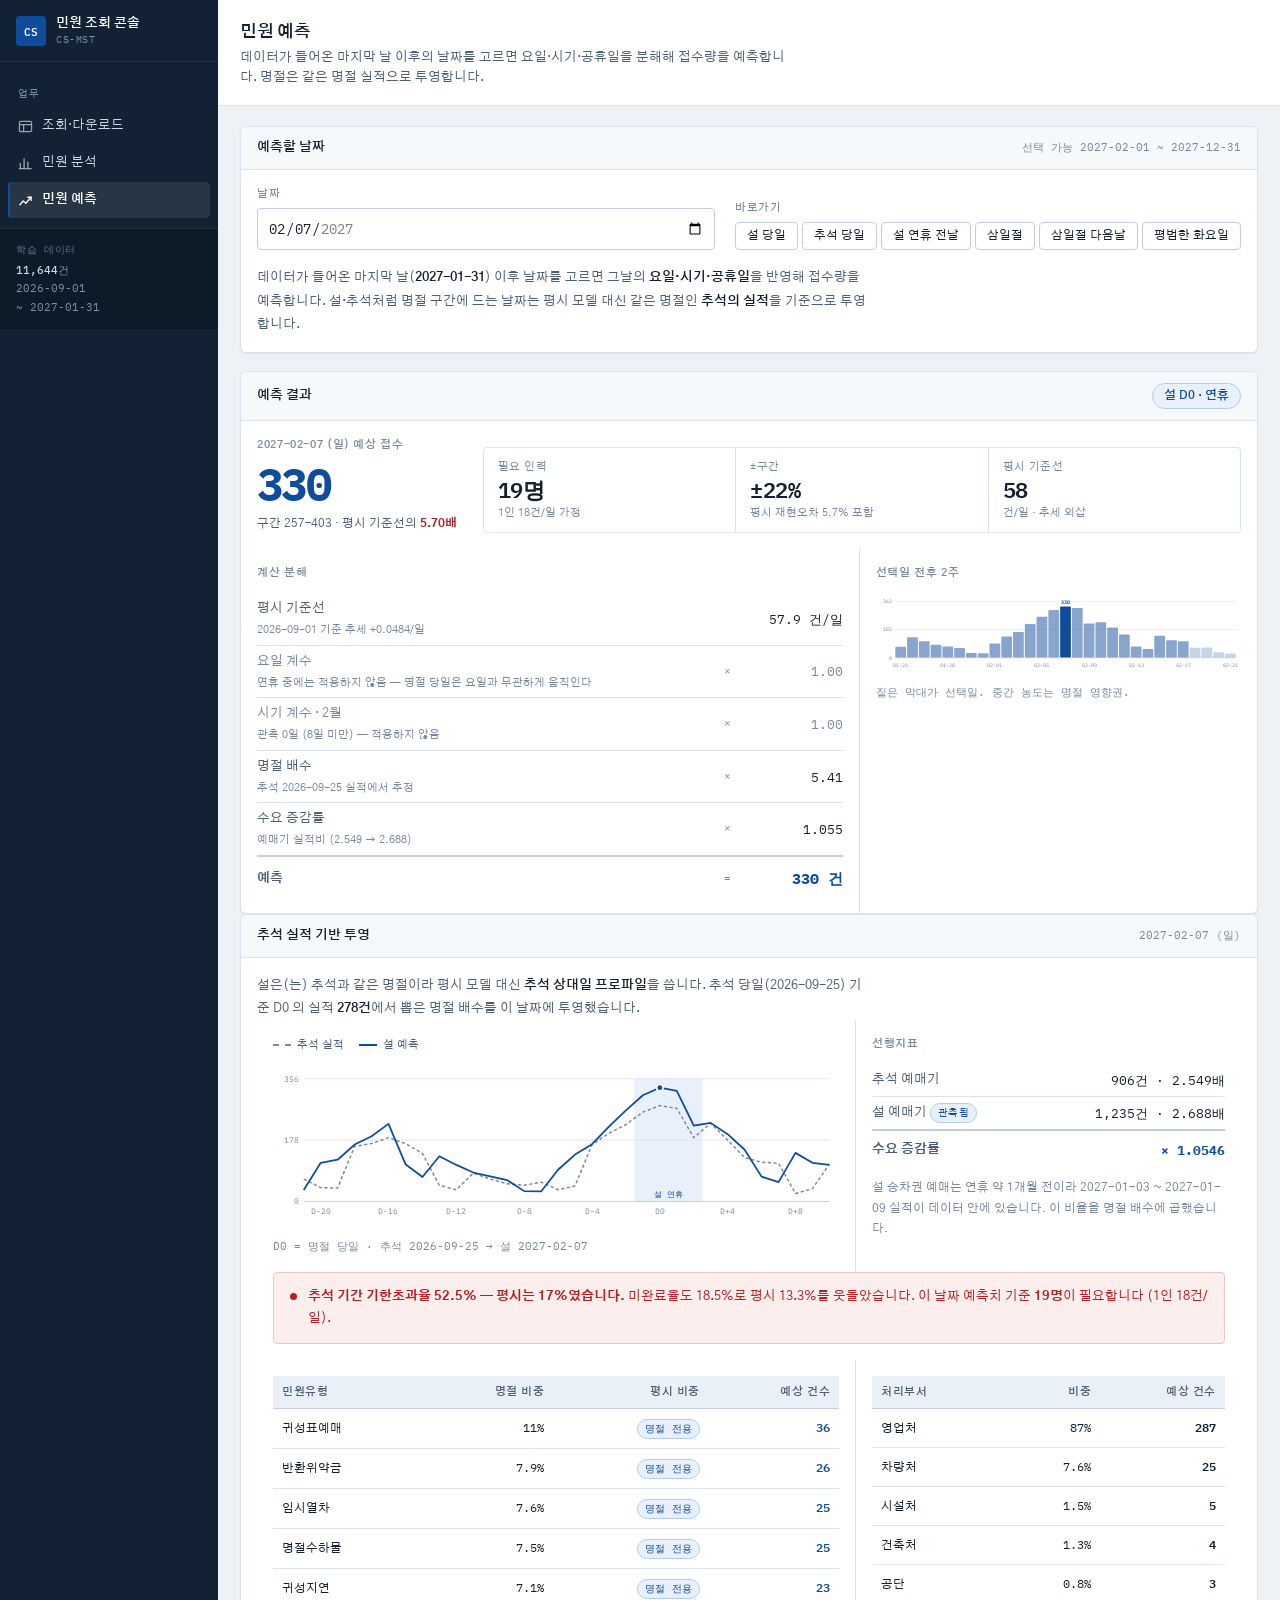
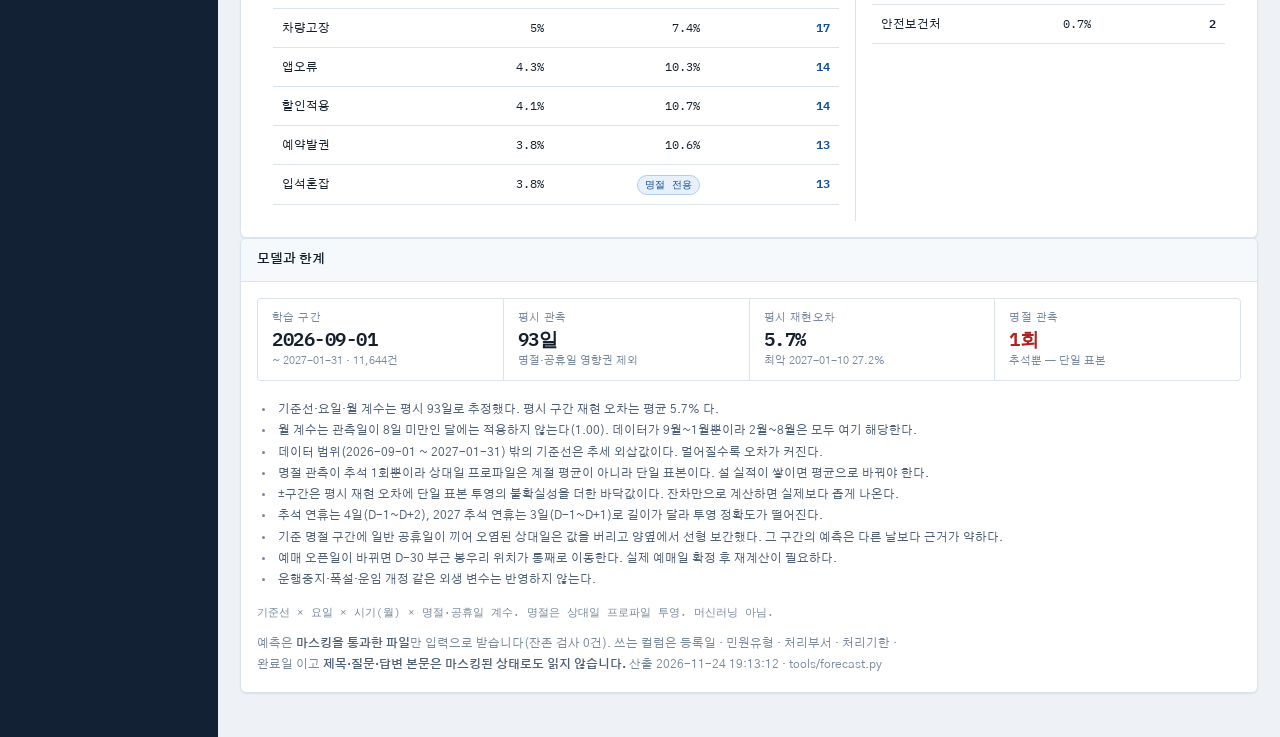
<file: forecast.html>
<!doctype html>
<html lang="ko">
<head>
<meta charset="utf-8">
<meta name="viewport" content="width=device-width,initial-scale=1,viewport-fit=cover">
<meta name="description" content="열차 민원 마스킹 데이터 조회·다운로드 및 추석 기반 설 연휴 민원 예측 콘솔">
<meta name="robots" content="noindex">
<style>
/* 정적 호스팅용 기본 리셋 — 아티팩트 환경에서는 플랫폼이 넣어주는 부분 */
:root{color-scheme:light;padding-top:env(safe-area-inset-top,0px);padding-bottom:env(safe-area-inset-bottom,0px)}
body{margin:0}
img{max-width:100%}
/* el.hidden 으로 토글하는 요소가 display:flex/grid 규칙에 덮이지 않게 한다 */
[hidden]{display:none!important}
</style>
<title>민원 예측</title>
<meta name="claude:viewport-fit-sides" content="cover">
<link rel="preconnect" href="https://fonts.gstatic.com" crossorigin>
<link rel="stylesheet" href="https://fonts.googleapis.com/css2?family=Gothic+A1:wght@300;400;500;700&family=IBM+Plex+Mono:wght@400;500;600&display=swap">
<link rel="stylesheet" href="assets/console.css">
</head>
<body>
<div class="app">
<aside class="side">
 <div class="side-in">
  <div class="brand">
    <span class="logo">CS</span>
    <span class="bn"><b>민원 조회 콘솔</b><em>CS-MST</em></span>
  </div>
  <nav class="snav">
    <span class="grp">업무</span>
    <a href="index.html#search"><svg width="15" height="15" viewBox="0 0 16 16" fill="none" aria-hidden="true"><rect x="1.5" y="2.5" width="13" height="11" rx="1.5" stroke="currentColor" stroke-width="1.3"/><path d="M1.5 6h13M6 6v7.5" stroke="currentColor" stroke-width="1.3"/></svg>조회·다운로드</a>
    <a href="index.html#analysis"><svg width="15" height="15" viewBox="0 0 16 16" fill="none" aria-hidden="true"><path d="M2.5 13.5V8M6.5 13.5V3M10.5 13.5V6.5M14 13.5H1.5" stroke="currentColor" stroke-width="1.4" stroke-linecap="round"/></svg>민원 분석</a>
    <a href="forecast.html" aria-current="page"><svg width="15" height="15" viewBox="0 0 16 16" fill="none" aria-hidden="true"><path d="M2 12.5l3.5-4 2.8 2.4L14 4.5" stroke="currentColor" stroke-width="1.4" stroke-linecap="round" stroke-linejoin="round"/><path d="M10.5 4.5H14v3.4" stroke="currentColor" stroke-width="1.4" stroke-linecap="round" stroke-linejoin="round"/></svg>민원 예측</a>
  </nav>
  <div class="side-foot" id="src"><span class="lbl">데이터</span>불러오는 중…</div>
 </div>
</aside>
<main class="main">
  <header class="phead">
    <div>
      <h2>민원 예측</h2>
      <p>데이터가 들어온 마지막 날 이후의 날짜를 고르면 요일·시기·공휴일을 분해해 접수량을 예측합니다. 명절은 같은 명절 실적으로 투영합니다.</p>
    </div>
    <div class="phead-act" id="phead-act"></div>
  </header>
  <div class="content">
<section class="card">
    <div class="card-hd"><h3>예측할 날짜</h3><span class="sp"></span>
      <span class="sub" id="range-hint"></span></div>
    <div class="card-bd">
    <div class="pick">
      <div class="f"><label for="pd">날짜</label>
        <div class="in"><input type="date" id="pd"></div></div>
      <div class="f"><label>바로가기</label>
        <div class="jump" id="jump"></div></div>
    </div>
    <p class="lede" id="lede" style="margin-top:16px"></p>
    </div>
  </section>

  <div id="out"></div>
  </div>
</main>
</div>

<script src="assets/common.js"></script>
<script>
'use strict';
let M = null, HOL = {}, FESTS = [], CATCHUP = {}, D_MIN = null, D_MAX = '2027-12-31';

/* 로컬 날짜 기준. toISOString() 은 UTC 로 바꾸므로 한국(UTC+9)에서는
   자정이 전날로 밀려 공휴일 판정이 하루씩 어긋난다. */
const iso = d => `${d.getFullYear()}-${String(d.getMonth() + 1).padStart(2, '0')}`
               + `-${String(d.getDate()).padStart(2, '0')}`;
const parse = s => new Date(s + 'T00:00:00');
const wd = d => (d.getDay() + 6) % 7;                 /* 0=월 … 6=일 */
const addDays = (d, n) => { const x = new Date(d); x.setDate(x.getDate() + n); return x; };
const dayDiff = (a, b) => Math.round((a - b) / 86400000);

/* 공휴일 다음 영업일 — 주말과 연속 공휴일을 건너뛴다 */
function nextBusiness(d){
  let n = addDays(d, 1);
  while (wd(n) >= 5 || HOL[iso(n)]) n = addDays(n, 1);
  return n;
}
function buildCatchup(){
  CATCHUP = {};
  Object.keys(HOL).forEach(k => { CATCHUP[iso(nextBusiness(parse(k)))] = HOL[k]; });
  Object.keys(HOL).forEach(k => { delete CATCHUP[k]; });   /* 공휴일 자신은 제외 */
}

/* 선택일이 어느 명절의 상대일 구간에 드는지 */
function findFestival(d){
  for (const f of FESTS){
    const rel = dayDiff(d, parse(f.dday));
    if (rel >= M.festival.relFrom && rel <= M.festival.relTo){
      const a = parse(f.range[0]), b = parse(f.range[1]);
      return { f, rel, inHoliday: d >= a && d <= b };
    }
  }
  return null;
}

/* 모델 계산 — tools/forecast.py 의 수식을 그대로 따른다 */
function predict(d){
  const b = M.baseline;
  const base = Math.max(1, b.intercept + b.slopePerDay * dayDiff(d, parse(b.anchor)));
  const mo = M.month[String(d.getMonth() + 1)];
  const monthF = mo ? mo.f : 1.0;
  const monthOk = !!(mo && mo.applied);
  const dowF = Number(M.dow[String(wd(d))] ?? 1);
  const key = iso(d);
  const fest = findFestival(d);

  const parts = [];
  parts.push({ k:'평시 기준선', why:`${b.anchor} 기준 추세 ${b.slopePerDay >= 0 ? '+' : ''}${b.slopePerDay}/일`,
               v: base.toFixed(1) + ' 건/일', op:'' });

  let f = base, kind, kindCls, note;

  if (fest){
    kind = `${fest.f.name} D${fest.rel > 0 ? '+' : ''}${fest.rel}` + (fest.inHoliday ? ' · 연휴' : '');
    kindCls = 'fest';
    if (fest.inHoliday){
      parts.push({ k:'요일 계수', why:'연휴 중에는 적용하지 않음 — 명절 당일은 요일과 무관하게 움직인다',
                   v:'1.00', op:'×', off:true });
    } else {
      f *= dowF;
      parts.push({ k:`요일 계수 · ${DW[wd(d)]}요일`, why:'평시 실측에서 추정', v:dowF.toFixed(2), op:'×' });
    }
    f *= monthF;
    parts.push({ k:`시기 계수 · ${d.getMonth() + 1}월`,
                 why: monthOk ? `평시 ${mo.n}일 관측` : `관측 ${mo ? mo.n : 0}일 (${M.monthMinObs}일 미만) — 적용하지 않음`,
                 v: monthF.toFixed(2), op:'×', off: !monthOk });
    const up = Number(M.festival.uplift[String(fest.rel)] ?? 1);
    const dirty = (M.festival.contaminatedRels || []).includes(fest.rel);
    f *= up;
    parts.push({ k:'명절 배수',
                 why:`${M.festival.anchorName} ${M.festival.actual[String(fest.rel)].date} 실적에서 추정`
                     + (dirty ? ' · 공휴일 오염으로 보간한 값' : ''),
                 v: up.toFixed(2), op:'×' });
    const bk = M.festival.booking;
    if (fest.f.name === bk.targetFestival){
      f *= bk.growth;
      parts.push({ k:'수요 증감률', why:`예매기 실적비 (${bk.anchor.lift} → ${bk.target.lift})`,
                   v: bk.growth.toFixed(3), op:'×' });
      note = 'booking';
    } else {
      parts.push({ k:'수요 증감률', why:`${fest.f.name} 예매기는 데이터 범위 밖이라 보정하지 않음`,
                   v:'1.000', op:'×', off:true });
      note = 'nobooking';
    }
  } else {
    f *= dowF;
    const weekend = wd(d) >= 5;
    parts.push({ k:`요일 계수 · ${DW[wd(d)]}요일`, why:'평시 실측에서 추정', v:dowF.toFixed(2), op:'×' });
    f *= monthF;
    parts.push({ k:`시기 계수 · ${d.getMonth() + 1}월`,
                 why: monthOk ? `평시 ${mo.n}일 관측` : `관측 ${mo ? mo.n : 0}일 (${M.monthMinObs}일 미만) — 적용하지 않음`,
                 v: monthF.toFixed(2), op:'×', off: !monthOk });
    const ph = M.publicHoliday;
    if (HOL[key]){
      f *= ph.factor;
      kind = '공휴일 · ' + HOL[key]; kindCls = 'holi';
      parts.push({ k:'공휴일 계수', why:`${ph.n}일 관측 — 고객센터 휴무로 접수가 줄어든다`,
                   v: ph.factor.toFixed(2), op:'×' });
    } else if (CATCHUP[key]){
      f *= ph.catchupFactor;
      kind = '공휴일 다음 영업일'; kindCls = 'holi';
      parts.push({ k:'적체 계수', why:`${ph.catchupN}일 관측 — ${CATCHUP[key]} 동안 밀린 건이 들어온다`,
                   v: ph.catchupFactor.toFixed(2), op:'×' });
    } else {
      kind = weekend ? '주말' : '평일'; kindCls = weekend ? 'week' : 'plain';
    }
  }

  const pred = Math.round(f);
  return { pred, lo: Math.round(pred * (1 - M.band)), hi: Math.round(pred * (1 + M.band)),
           base, parts, kind, kindCls, fest, note,
           ratio: pred / (base * (fest && fest.inHoliday ? 1 : dowF) * monthF) };
}

/* ── 주변 ±14일 미니 차트 ─────────────────────────────────────── */
function miniChart(sel){
  const span = 14, pts = [];
  for (let i = -span; i <= span; i++){
    const d = addDays(sel, i);
    pts.push({ d, i, p: predict(d) });
  }
  const W = 700, H = 150, PL = 36, PR = 10, PT = 16, PB = 26;
  const n = pts.length, bw = (W - PL - PR) / n;
  const mx = Math.max(...pts.map(x => x.p.pred)) * 1.1 || 1;
  const Y = v => PT + (H - PT - PB) * (1 - v / mx);
  let g = `<svg viewBox="0 0 ${W} ${H}" role="img" aria-label="선택일 전후 2주 예측">`;
  [0, Math.round(mx / 2), Math.round(mx)].forEach(t => {
    g += `<line x1="${PL}" x2="${W - PR}" y1="${Y(t).toFixed(1)}" y2="${Y(t).toFixed(1)}" stroke="var(--border)"/>`
      + `<text x="${PL - 6}" y="${(Y(t) + 3.5).toFixed(1)}" text-anchor="end" font-size="9.5"`
      + ` font-family="var(--mono)" fill="var(--text-3)">${nf(t)}</text>`; });
  pts.forEach((x, k) => {
    const h = Math.max(2, (H - PT - PB) * x.p.pred / mx), xx = PL + k * bw + 1;
    const cur = x.i === 0;
    g += `<rect x="${xx.toFixed(1)}" y="${(H - PB - h).toFixed(1)}" width="${(bw - 2).toFixed(1)}"`
      + ` height="${h.toFixed(1)}" rx="2" fill="var(--brand)"`
      + ` opacity="${cur ? 1 : (x.p.kindCls === 'fest' ? .5 : .24)}">`
      + `<title>${iso(x.d)} (${DW[wd(x.d)]}) ${nf(x.p.pred)}건 · ${x.p.kind}</title></rect>`;
    if (cur) g += `<text x="${(xx + bw / 2 - 1).toFixed(1)}" y="${(H - PB - h - 5).toFixed(1)}"`
      + ` text-anchor="middle" font-size="10" font-weight="600" font-family="var(--mono)"`
      + ` fill="var(--brand)">${nf(x.p.pred)}</text>`;
    if (k % 4 === 0) g += `<text x="${(xx + bw / 2 - 1).toFixed(1)}" y="${H - 8}" text-anchor="middle"`
      + ` font-size="9" font-family="var(--mono)" fill="var(--text-3)">${iso(x.d).slice(5)}</text>`;
  });
  return g + `<line x1="${PL}" x2="${W - PR}" y1="${H - PB}" y2="${H - PB}" stroke="var(--border-2)"/></svg>`;
}

/* ── 명절 구간: 추석 실적 대비 ─────────────────────────────────── */
function festivalChart(fest){
  const F = M.festival, rf = F.relFrom, rt = F.relTo;
  const rows = [];
  for (let r = rf; r <= rt; r++){
    const d = addDays(parse(fest.f.dday), r);
    rows.push({ r, d, p: predict(d).pred, a: F.actual[String(r)].n });
  }
  const W = 700, H = 200, PL = 38, PR = 12, PT = 18, PB = 30;
  const n = rows.length, iw = (W - PL - PR) / (n - 1);
  const mx = Math.max(...rows.map(x => Math.max(x.p, x.a))) * 1.08 || 1;
  const X = i => PL + i * iw, Y = v => PT + (H - PT - PB) * (1 - v / mx);
  const hs = rows.findIndex(x => predict(x.d).fest?.inHoliday);
  const he = rows.map(x => !!predict(x.d).fest?.inHoliday).lastIndexOf(true);
  let g = `<svg viewBox="0 0 ${W} ${H}" role="img" aria-label="${esc(M.festival.anchorName)} 실적 대비 ${esc(fest.f.name)} 예측">`;
  if (hs >= 0) g += `<rect x="${(X(hs) - iw / 2).toFixed(1)}" y="${PT}" width="${((he - hs + 1) * iw).toFixed(1)}"`
    + ` height="${H - PT - PB}" fill="var(--brand-50)"/>`
    + `<text x="${X((hs + he) / 2).toFixed(1)}" y="${H - PB - 5}" text-anchor="middle" font-size="9.5"`
    + ` font-family="var(--mono)" fill="var(--brand)">${esc(fest.f.name)} 연휴</text>`;
  [0, Math.round(mx / 2), Math.round(mx)].forEach(t => {
    g += `<line x1="${PL}" x2="${W - PR}" y1="${Y(t).toFixed(1)}" y2="${Y(t).toFixed(1)}" stroke="var(--border)"/>`
      + `<text x="${PL - 6}" y="${(Y(t) + 3.5).toFixed(1)}" text-anchor="end" font-size="9.5"`
      + ` font-family="var(--mono)" fill="var(--text-3)">${nf(t)}</text>`; });
  g += `<polyline points="${rows.map((x, i) => `${X(i).toFixed(1)},${Y(x.a).toFixed(1)}`).join(' ')}"`
    + ` fill="none" stroke="var(--text-3)" stroke-width="1.8" stroke-dasharray="4 3"/>`
    + `<polyline points="${rows.map((x, i) => `${X(i).toFixed(1)},${Y(x.p).toFixed(1)}`).join(' ')}"`
    + ` fill="none" stroke="var(--brand)" stroke-width="2.2" stroke-linejoin="round"/>`;
  rows.forEach((x, i) => {
    if (x.r % 4 === 0) g += `<text x="${X(i).toFixed(1)}" y="${H - 15}" text-anchor="middle" font-size="9.5"`
      + ` font-family="var(--mono)" fill="var(--text-3)">D${x.r > 0 ? '+' : ''}${x.r}</text>`;
    g += `<rect x="${(X(i) - iw / 2).toFixed(1)}" y="${PT}" width="${iw.toFixed(1)}" height="${H - PT - PB}"`
      + ` fill="transparent"><title>D${x.r > 0 ? '+' : ''}${x.r} ${iso(x.d)}\n예측 ${nf(x.p)}건`
      + `\n${M.festival.anchorName} 실적 ${nf(x.a)}건</title></rect>`;
    if (x.r === fest.rel) g += `<circle cx="${X(i).toFixed(1)}" cy="${Y(x.p).toFixed(1)}" r="4"`
      + ` fill="var(--brand)" stroke="var(--surface)" stroke-width="2"/>`;
  });
  return g + `<line x1="${PL}" x2="${W - PR}" y1="${H - PB}" y2="${H - PB}" stroke="var(--border-2)"/></svg>`;
}

/* ── 렌더 ──────────────────────────────────────────────────────── */
function render(){
  const key = $('pd').value;
  if (!key) return;
  const d = parse(key), r = predict(d);
  const inFest = !!r.fest;
  const F = M.festival, bk = F.booking, ops = M.ops;

  const decomp = r.parts.map(p =>
    `<tr${p.off ? ' class="off"' : ''}><td>${esc(p.k)}<span class="why">${esc(p.why)}</span></td>`
    + `<td class="op">${p.op}</td><td>${esc(p.v)}</td></tr>`).join('')
    + `<tr class="res"><td>예측</td><td class="op">=</td><td>${nf(r.pred)} 건</td></tr>`;

  const staff = Math.ceil(r.pred / ops.handlePerPersonDay);

  let festBlock = '';
  if (inFest){
    const a = F.actual[String(r.fest.rel)];
    const types = M.mix.festivalTypes.slice(0, 10).map(t => {
      const nm = M.mix.normalTypes.find(x => x.k === t.k);
      return `<tr><td>${esc(t.k)}</td><td class="n">${t.share}%</td>
        <td class="n">${nm ? nm.share + '%' : '<span class="tag">명절 전용</span>'}</td>
        <td class="n" style="color:var(--brand);font-weight:600">${nf(Math.round(r.pred * t.share / 100))}</td></tr>`;
    }).join('');
    const depts = M.mix.festivalDepts.slice(0, 6).map(x =>
      `<tr><td>${esc(x.k)}</td><td class="n">${x.share}%</td>
       <td class="n" style="font-weight:600">${nf(Math.round(r.pred * x.share / 100))}</td></tr>`).join('');

    festBlock = `
    <section class="card">
      <div class="card-hd"><h3>${esc(F.anchorName)} 실적 기반 투영</h3><span class="sp"></span>
        <span class="sub">${esc(fdate(r))}</span></div>
      <div class="card-bd"><p class="lede">${r.fest.f.name === F.anchorName
          ? `${esc(r.fest.f.dday.slice(0, 4))}년 ${esc(F.anchorName)}은 ${esc(F.anchorDate.slice(0, 4))}년 ${esc(F.anchorName)} 실적을 그대로 프로파일로 씁니다.`
          : `${esc(r.fest.f.name)}은(는) ${esc(F.anchorName)}과 같은 명절이라 평시 모델 대신 <b>${esc(F.anchorName)} 상대일 프로파일</b>을 씁니다.`}
        ${esc(F.anchorName)} 당일(${esc(F.anchorDate)}) 기준 D${r.fest.rel > 0 ? '+' : ''}${r.fest.rel} 의 실적
        <b>${nf(a.n)}건</b>에서 뽑은 명절 배수를 이 날짜에 투영했습니다.</p>
      <div class="fc-wrap">
        <div class="plot">
          <div class="legend"><span><i class="a"></i>${esc(F.anchorName)} 실적</span>
            <span><i class="b"></i>${esc(r.fest.f.name)} 예측</span></div>
          ${festivalChart(r.fest)}
          <p class="meth">D0 = 명절 당일 · ${esc(F.anchorName)} ${esc(F.anchorDate)} → ${esc(r.fest.f.name)} ${esc(r.fest.f.dday)}</p>
        </div>
        <div class="basis"><h4>선행지표</h4><table>
          <tr><td>${esc(F.anchorName)} 예매기</td><td>${nf(bk.anchor.n)}건 · ${bk.anchor.lift}배</td></tr>
          <tr><td>설 예매기 <span class="tag">관측됨</span></td><td>${nf(bk.target.n)}건 · ${bk.target.lift}배</td></tr>
          <tr class="eq"><td>수요 증감률</td><td>× ${bk.growth}</td></tr></table>
          <p>${r.note === 'booking'
            ? `설 승차권 예매는 연휴 약 1개월 전이라 ${esc(bk.target.window[0])} ~ ${esc(bk.target.window[1])} 실적이 데이터 안에 있습니다. 이 비율을 명절 배수에 곱했습니다.`
            : `${esc(r.fest.f.name)} 예매기는 데이터 범위 밖이라 증감 보정 없이 ${esc(F.anchorName)} 프로파일만 적용했습니다. 그만큼 근거가 약합니다.`}</p>
        </div>
      </div>
      <div class="card-bd" style="padding-top:0"><div class="flag"><span class="dot" aria-hidden="true"></span>
        <span><b>${esc(F.anchorName)} 기간 기한초과율 ${ops.festivalOverdue}% — 평시는 ${ops.normalOverdue}%였습니다.</b>
        미완료율도 ${ops.festivalOpen}%로 평시 ${ops.normalOpen}%를 웃돌았습니다.
        이 날짜 예측치 기준 <b>${staff}명</b>이 필요합니다 (1인 ${ops.handlePerPersonDay}건/일).</span></div></div>
      <div class="fc-wrap">
        <div class="tscroll"><table class="daily" style="min-width:400px"><thead><tr>
          <th>민원유형</th><th style="text-align:right">명절 비중</th>
          <th style="text-align:right">평시 비중</th><th style="text-align:right">예상 건수</th>
        </tr></thead><tbody>${types}</tbody></table></div>
        <div class="tscroll"><table class="daily" style="min-width:230px"><thead><tr>
          <th>처리부서</th><th style="text-align:right">비중</th><th style="text-align:right">예상 건수</th>
        </tr></thead><tbody>${depts}</tbody></table></div>
      </div>
    </section>`;
  }

  $('out').innerHTML = `
    <section class="card">
      <div class="card-hd"><h3>예측 결과</h3><span class="sp"></span>
        <span class="kind kind-${r.kindCls}">${esc(r.kind)}</span></div>
      <div class="card-bd"><div class="hero">
        <div>
          <div class="big-k">${esc(fdate(r))} 예상 접수</div>
          <div class="big">${nf(r.pred)}</div>
          <div class="big-s">구간 ${nf(r.lo)}–${nf(r.hi)} · 평시 기준선의 <b>${r.ratio.toFixed(2)}배</b></div>
        </div>
        <div class="side figs">
          <div class="fig"><div class="k">필요 인력</div><div class="v" style="font-size:22px">${staff}명</div>
            <div class="s">1인 ${ops.handlePerPersonDay}건/일 가정</div></div>
          <div class="fig"><div class="k">±구간</div><div class="v" style="font-size:22px">±${Math.round(M.band * 100)}%</div>
            <div class="s">평시 재현오차 ${M.validation.normalMape}% 포함</div></div>
          <div class="fig"><div class="k">평시 기준선</div><div class="v" style="font-size:22px">${r.base.toFixed(0)}</div>
            <div class="s">건/일 · 추세 외삽</div></div>
        </div>
      </div></div>
      <div class="fc-wrap">
        <div class="basis"><h4>계산 분해</h4><table class="decomp">${decomp}</table></div>
        <div class="plot mini"><h3>선택일 전후 2주</h3>${miniChart(d)}
          <p class="meth">짙은 막대가 선택일. 중간 농도는 명절 영향권.</p></div>
      </div>
    </section>
    ${festBlock}
    <section class="card">
      <div class="card-hd"><h3>모델과 한계</h3></div>
      <div class="card-bd"><div class="figs" style="margin-bottom:18px">
        <div class="fig"><div class="k">학습 구간</div><div class="v" style="font-size:19px">${esc(M.source.from)}</div>
          <div class="s">~ ${esc(M.source.to)} · ${nf(M.source.rows)}건</div></div>
        <div class="fig"><div class="k">평시 관측</div><div class="v" style="font-size:19px">${nf(M.source.normalDays)}일</div>
          <div class="s">명절·공휴일 영향권 제외</div></div>
        <div class="fig"><div class="k">평시 재현오차</div><div class="v" style="font-size:19px">${M.validation.normalMape}%</div>
          <div class="s">최악 ${esc(M.validation.worstDate)} ${M.validation.worstErrPct}%</div></div>
        <div class="fig"><div class="k">명절 관측</div><div class="v attn" style="font-size:19px">1회</div>
          <div class="s">${esc(M.festival.anchorName)}뿐 — 단일 표본</div></div>
      </div>
      <ul class="notes">${M.caveats.map(c => `<li>${esc(c)}</li>`).join('')}</ul>
      <p class="meth">${esc(M.method)}</p>
      <p class="hint">예측은 <b>마스킹을 통과한 파일</b>만 입력으로 받습니다(잔존 검사 ${M.privacy.auditResiduals}건).
        쓰는 컬럼은 ${M.privacy.columnsUsed.map(esc).join(' · ')} 이고
        <b>제목·질문·답변 본문은 마스킹된 상태로도 읽지 않습니다.</b>
        산출 ${esc(M.generatedAt)} · tools/forecast.py</p></div>
    </section>`;
}
function fdate(r){
  const d = parse($('pd').value);
  return `${$('pd').value} (${DW[wd(d)]})`;
}

/* ── 부트 ──────────────────────────────────────────────────────── */
(async function boot(){
  M = await loadJSON('data/model.json');
  if (!M){
    $('src').innerHTML = '<span class="lbl">모델</span>불러오지 못했습니다';
    $('out').innerHTML = `<section class="card"><div class="card-bd">
      <p class="empty-note" style="padding:28px 0">예측 모델이 없습니다.
      <code>python3 tools/forecast.py -i data/masked_seasonal.csv -o data/model.json</code> 을 실행해 생성해 주세요.</p>
      </div></section>`;
    return;
  }
  M.holidays.forEach(h => { HOL[h.date] = h.name; });
  FESTS = M.festivals;
  buildCatchup();

  D_MIN = iso(addDays(parse(M.source.to), 1));
  const pd = $('pd');
  pd.min = D_MIN; pd.max = D_MAX;
  $('range-hint').textContent = `선택 가능 ${D_MIN} ~ ${D_MAX}`;
  $('src').innerHTML = `<span class="lbl">학습 데이터</span><b>${nf(M.source.rows)}</b>건<br>${esc(M.source.from)}<br>~ ${esc(M.source.to)}`;
  $('lede').innerHTML = `데이터가 들어온 마지막 날(<b>${esc(M.source.to)}</b>) 이후 날짜를 고르면
    그날의 <b>요일·시기·공휴일</b>을 반영해 접수량을 예측합니다.
    설·추석처럼 명절 구간에 드는 날짜는 평시 모델 대신
    같은 명절인 <b>${esc(M.festival.anchorName)}의 실적</b>을 기준으로 투영합니다.`;

  const picks = [];
  FESTS.forEach(f => picks.push([f.name + ' 당일', f.dday]));
  picks.push(['설 연휴 전날', '2027-02-05'], ['삼일절', '2027-03-01'],
             ['삼일절 다음날', '2027-03-02'], ['평범한 화요일', '2027-04-13']);
  $('jump').innerHTML = picks.filter(([, v]) => v >= D_MIN && v <= D_MAX)
    .map(([k, v]) => `<button class="btn btn-sm" data-d="${v}">${esc(k)}</button>`).join('');
  $('jump').addEventListener('click', e => {
    const b = e.target.closest('button[data-d]');
    if (b){ $('pd').value = b.dataset.d; render(); }
  });

  pd.value = FESTS[0] ? FESTS[0].dday : D_MIN;
  pd.onchange = render;
  render();
})();
</script>

</body>
</html>
</file>
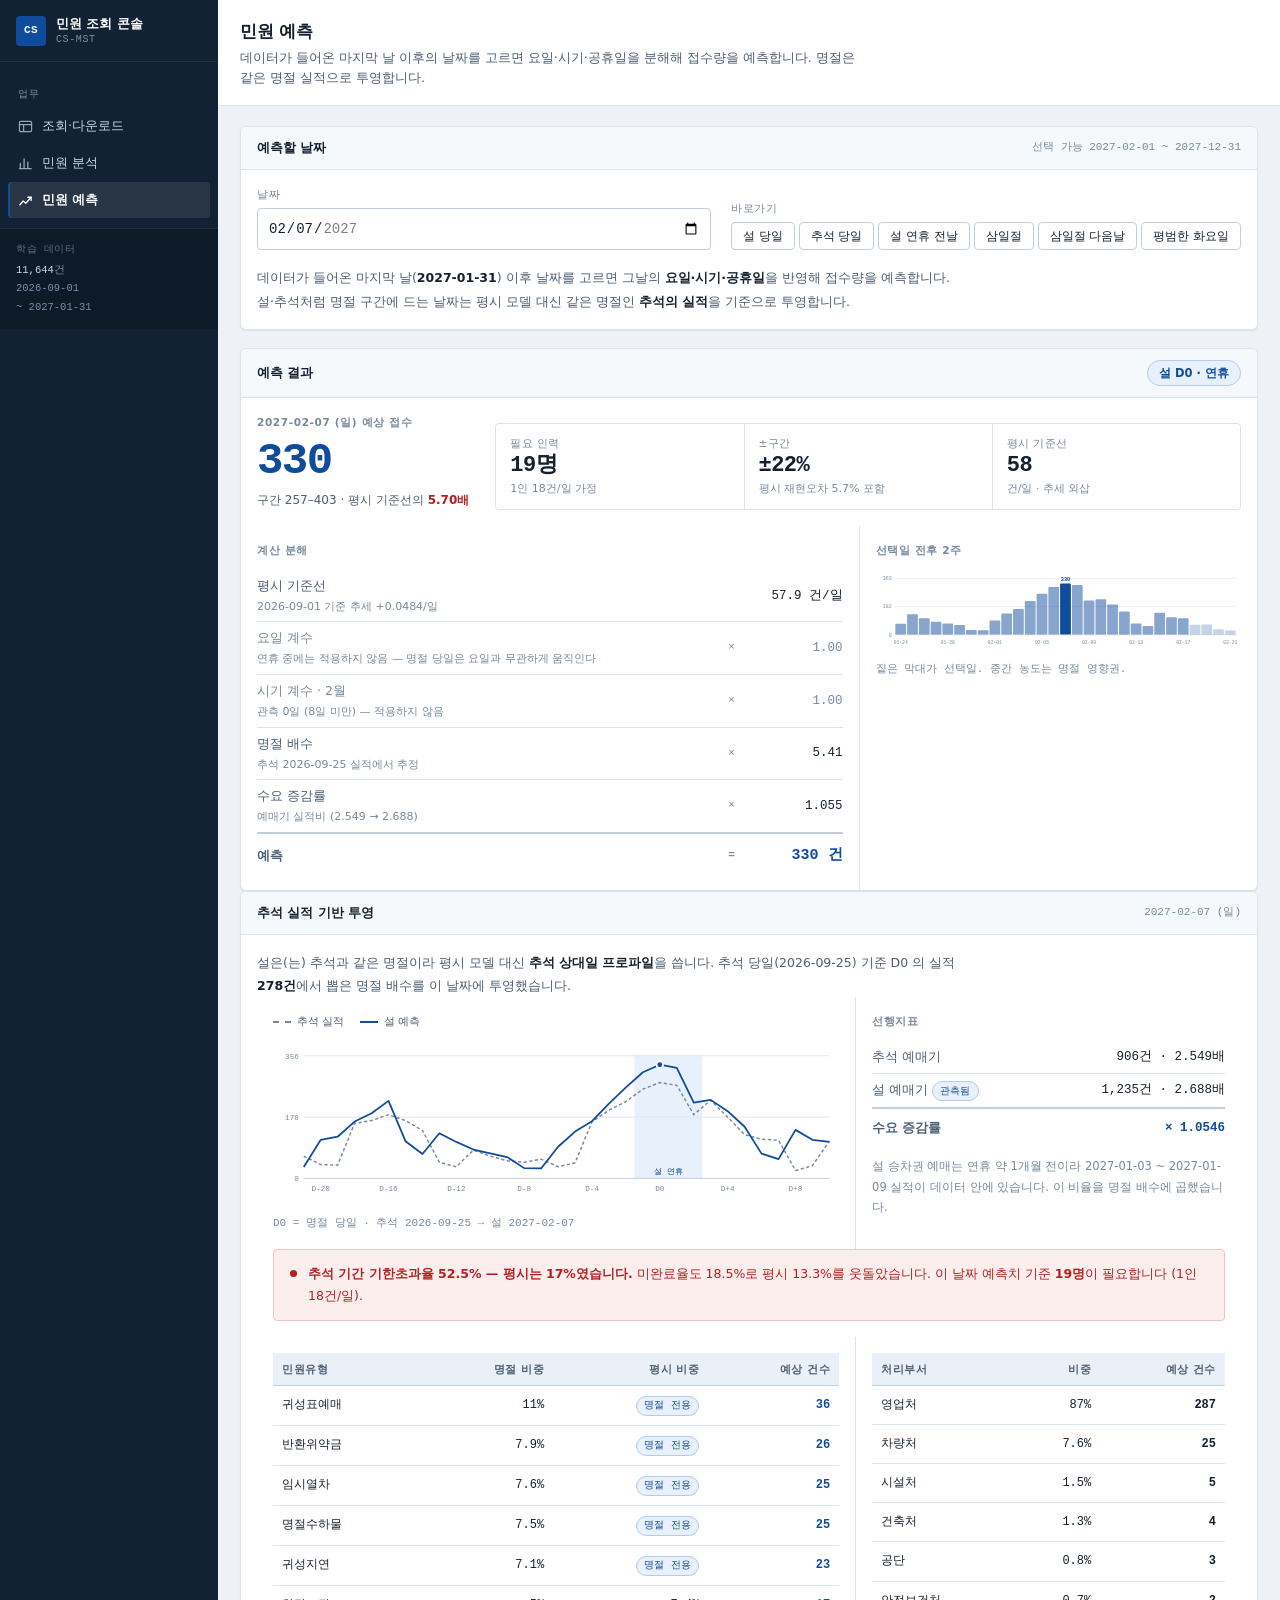
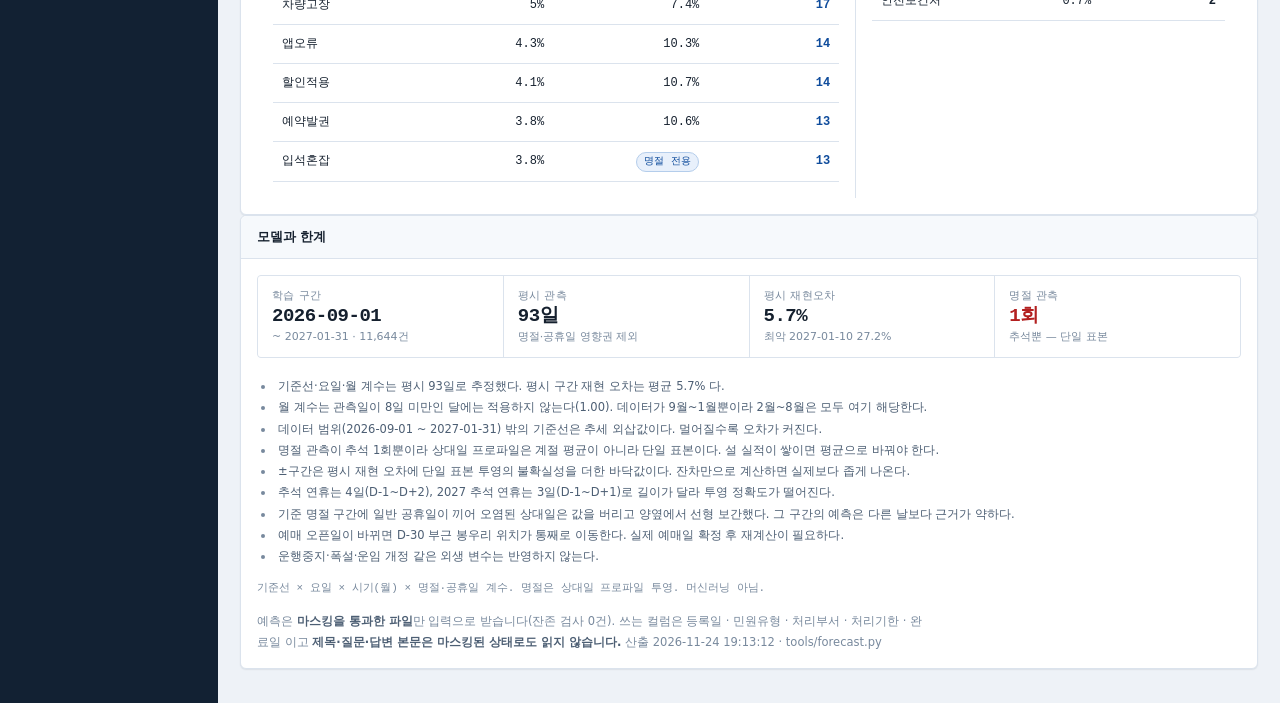
<file: offline/forecast.html>
<!doctype html>
<html lang="ko">
<head>
<meta charset="utf-8">
<meta name="viewport" content="width=device-width,initial-scale=1,viewport-fit=cover">
<meta name="description" content="열차 민원 마스킹 데이터 조회·다운로드 및 추석 기반 설 연휴 민원 예측 콘솔">
<meta name="robots" content="noindex">
<style>
/* 정적 호스팅용 기본 리셋 — 아티팩트 환경에서는 플랫폼이 넣어주는 부분 */
:root{color-scheme:light;padding-top:env(safe-area-inset-top,0px);padding-bottom:env(safe-area-inset-bottom,0px)}
body{margin:0}
img{max-width:100%}
/* el.hidden 으로 토글하는 요소가 display:flex/grid 규칙에 덮이지 않게 한다 */
[hidden]{display:none!important}
</style>
<title>민원 예측</title>
<meta name="claude:viewport-fit-sides" content="cover">
<style>
/* ─────────────────────────────────────────────────────────────────────
   민원 조회 콘솔 — 사내 업무 시스템 테마

   레이아웃  좌측 고정 내비게이션(짙은 남색, 테마 무관) + 우측 콘텐츠.
             콘텐츠는 '페이지 헤더 → 카드' 구조. 카드는 묶어야 할 때만 쓴다.
   색        레일 블루 하나를 조작 요소와 데이터에만 쓰고,
             상태색(정상·주의·경고)은 따로 둔다. 그 외는 전부 중성색.
   타이포     Gothic A1(UI) + IBM Plex Mono(모든 숫자·식별자).
             숫자는 tabular-nums 로 자릿수를 맞춘다.
   ───────────────────────────────────────────────────────────────────── */

:root{
  /* 캔버스·표면 */
  --canvas:#eef2f7; --surface:#fff; --surface-2:#f6f9fc; --surface-3:#eaf0f7;
  --border:#dbe3ed; --border-2:#c2cedd;
  --shadow:0 1px 2px rgba(18,32,51,.05), 0 1px 1px rgba(18,32,51,.03);
  --shadow-lg:0 12px 32px rgba(18,32,51,.14);
  /* 글자 */
  --text:#15202e; --text-2:#54657a; --text-3:#8496aa;
  /* 브랜드 — 레일 블루 */
  --brand:#0f4c9c; --brand-ink:#fff; --brand-50:#e8f0fb; --brand-line:#b4cdeb;
  /* 상태 */
  --ok:#17663c; --ok-bg:#e7f3ec; --ok-line:#b9ddc8;
  --warn:#9a5810; --warn-bg:#fcf2e3; --warn-line:#ecd3ab;
  --crit:#a92525; --crit-bg:#fbebeb; --crit-line:#eec4c4;
  /* 좌측 내비 — 테마와 무관하게 짙은 남색을 유지한다 */
  --nav-bg:#122133; --nav-bg-2:#0d1a28; --nav-fg:#cbd8e8; --nav-fg-2:#7d90a8;
  --nav-active:rgba(255,255,255,.09); --nav-line:rgba(255,255,255,.08);
  /* 글꼴 */
  --ui:"Gothic A1","Malgun Gothic",-apple-system,system-ui,sans-serif;
  --mono:"IBM Plex Mono","SFMono-Regular",Consolas,monospace;
  --r:6px; --r-sm:4px;
}
@media (prefers-color-scheme:dark){:root:not([data-theme="light"]){
  --canvas:#0b1017; --surface:#141b24; --surface-2:#19212c; --surface-3:#1f2935;
  --border:#263140; --border-2:#374659;
  --shadow:0 1px 2px rgba(0,0,0,.4); --shadow-lg:0 12px 32px rgba(0,0,0,.5);
  --text:#e7eef6; --text-2:#9db0c6; --text-3:#6c7f95;
  --brand:#5b9ce8; --brand-ink:#08182c; --brand-50:#13273d; --brand-line:#2c4a6e;
  --ok:#54bd87; --ok-bg:#122a1e; --ok-line:#1f4a33;
  --warn:#d8a054; --warn-bg:#2a2114; --warn-line:#4a3a1e;
  --crit:#e08484; --crit-bg:#2b1818; --crit-line:#4d2a2a;
  --nav-bg:#0d1620; --nav-bg-2:#09111a; --nav-fg:#c3d2e4; --nav-fg-2:#74879e;
  color-scheme:dark;
}}
:root[data-theme="dark"]{
  --canvas:#0b1017; --surface:#141b24; --surface-2:#19212c; --surface-3:#1f2935;
  --border:#263140; --border-2:#374659;
  --shadow:0 1px 2px rgba(0,0,0,.4); --shadow-lg:0 12px 32px rgba(0,0,0,.5);
  --text:#e7eef6; --text-2:#9db0c6; --text-3:#6c7f95;
  --brand:#5b9ce8; --brand-ink:#08182c; --brand-50:#13273d; --brand-line:#2c4a6e;
  --ok:#54bd87; --ok-bg:#122a1e; --ok-line:#1f4a33;
  --warn:#d8a054; --warn-bg:#2a2114; --warn-line:#4a3a1e;
  --crit:#e08484; --crit-bg:#2b1818; --crit-line:#4d2a2a;
  --nav-bg:#0d1620; --nav-bg-2:#09111a; --nav-fg:#c3d2e4; --nav-fg-2:#74879e;
  color-scheme:dark;
}

*{box-sizing:border-box}
body{background:var(--canvas);color:var(--text);margin:0;font-family:var(--ui);
  font-size:13px;line-height:1.6;-webkit-font-smoothing:antialiased}
h1,h2,h3,h4{margin:0;font-weight:600;text-wrap:balance}
button,input,select{font:inherit;color:inherit}
a{color:var(--brand)}
:focus-visible{outline:2px solid var(--brand);outline-offset:2px;border-radius:var(--r-sm)}
.sp{flex:1;min-width:0}
.num,.m{font-family:var(--mono);font-variant-numeric:tabular-nums}

/* ── 앱 셸 ─────────────────────────────────────────────────────── */
.app{display:grid;grid-template-columns:218px minmax(0,1fr);min-height:100%}
.side{background:var(--nav-bg);z-index:20;padding-left:env(safe-area-inset-left,0px)}
.side-in{display:flex;flex-direction:column;position:sticky;top:env(safe-area-inset-top,0px);
  max-height:calc(100vh - env(safe-area-inset-top,0px));overflow-y:auto}
body::before{content:"";position:fixed;inset:0 0 auto;height:env(safe-area-inset-top,0px);
  z-index:30;background:var(--nav-bg)}
.brand{display:flex;align-items:center;gap:10px;padding:16px 16px 15px;border-bottom:1px solid var(--nav-line)}
.brand .logo{flex:0 0 30px;height:30px;border-radius:var(--r-sm);background:var(--brand);color:#fff;
  display:grid;place-items:center;font-family:var(--mono);font-size:11px;font-weight:600;letter-spacing:.03em}
.brand .bn{min-width:0;display:grid;line-height:1.35}
.brand .bn b{color:#fff;font-size:12.5px;font-weight:600;white-space:nowrap}
.brand .bn em{color:var(--nav-fg-2);font-size:10px;font-style:normal;font-family:var(--mono);letter-spacing:.06em}
.snav{padding:10px 8px;display:grid;gap:1px}
.snav a{display:flex;align-items:center;gap:9px;padding:8px 10px;border-radius:var(--r-sm);
  color:var(--nav-fg);text-decoration:none;font-size:12.5px;transition:background .12s,color .12s}
.snav a svg{flex:0 0 15px;opacity:.72}
.snav a:hover{background:var(--nav-active);color:#fff}
.snav a[aria-current=page]{background:var(--nav-active);color:#fff;font-weight:600;
  box-shadow:inset 2px 0 0 var(--brand)}
.snav a[aria-current=page] svg{opacity:1}
.snav .grp{padding:14px 10px 5px;color:var(--nav-fg-2);font-size:10px;letter-spacing:.09em;text-transform:uppercase}
.side-foot{margin-top:auto;padding:13px 16px;border-top:1px solid var(--nav-line);background:var(--nav-bg-2);
  font-family:var(--mono);font-size:10.5px;line-height:1.75;color:var(--nav-fg-2);word-break:break-all}
.side-foot b{color:var(--nav-fg);font-weight:500}
.side-foot .lbl{display:block;letter-spacing:.07em;text-transform:uppercase;font-size:9.5px;
  color:var(--nav-fg-2);opacity:.75;margin-bottom:2px}

.main{min-width:0;display:flex;flex-direction:column}
.phead{background:var(--surface);border-bottom:1px solid var(--border);
  padding:18px max(22px,env(safe-area-inset-right,0px)) 17px 22px;
  display:flex;align-items:flex-start;gap:18px;flex-wrap:wrap}
.phead h2{font-size:17px;letter-spacing:-.015em}
.phead p{margin:3px 0 0;color:var(--text-2);font-size:12.5px;max-width:78ch}
.phead-act{display:flex;align-items:center;gap:8px;flex-wrap:wrap;margin-left:auto}
.content{padding:20px max(22px,env(safe-area-inset-right,0px)) 44px 22px;display:grid;gap:18px;align-content:start}

@media (max-width:900px){
  .app{grid-template-columns:1fr}
  .side{padding:0 max(16px,env(safe-area-inset-right,0px)) 0 max(16px,env(safe-area-inset-left,0px))}
  .side-in{position:static;max-height:none;flex-direction:row;align-items:center;gap:6px;flex-wrap:wrap;overflow:visible}
  .brand{border-bottom:0;padding:12px 0}
  .snav{display:flex;padding:0;gap:3px;margin-left:auto}
  .snav .grp{display:none}
  .side-foot{display:none}
  .phead{padding-left:max(16px,env(safe-area-inset-left,0px));padding-right:max(16px,env(safe-area-inset-right,0px))}
  .content{padding-left:max(16px,env(safe-area-inset-left,0px));padding-right:max(16px,env(safe-area-inset-right,0px))}
}

/* ── 카드 ──────────────────────────────────────────────────────── */
.card{background:var(--surface);border:1px solid var(--border);border-radius:var(--r);
  box-shadow:var(--shadow);min-width:0}
.card-hd{display:flex;align-items:center;gap:12px;flex-wrap:wrap;padding:11px 16px;
  border-bottom:1px solid var(--border);background:var(--surface-2);
  border-radius:var(--r) var(--r) 0 0}
.card-hd h3{font-size:12.5px;font-weight:600}
.card-hd .sub{font-size:11px;color:var(--text-3);font-family:var(--mono)}
.card-bd{padding:16px}
.card-bd.flush{padding:0}
.card-split{display:grid;grid-template-columns:1.55fr minmax(0,1fr);gap:0}
.card-split>*{min-width:0;padding:16px}
.card-split>*+*{border-left:1px solid var(--border)}
@media (max-width:1040px){.card-split{grid-template-columns:1fr}
  .card-split>*+*{border-left:0;border-top:1px solid var(--border)}}

/* ── 버튼·입력 ─────────────────────────────────────────────────── */
.btn{background:var(--surface);border:1px solid var(--border-2);border-radius:var(--r-sm);
  padding:7px 14px;cursor:pointer;font-size:12.5px;white-space:nowrap;
  transition:border-color .12s,background .12s,color .12s}
.btn:hover{border-color:var(--brand);color:var(--brand)}
.btn-go{background:var(--brand);border-color:var(--brand);color:var(--brand-ink);font-weight:600}
.btn-go:hover{background:var(--brand);border-color:var(--brand);color:var(--brand-ink);filter:brightness(1.12)}
.btn-sm{padding:4px 11px;font-size:11.5px}
.btn:disabled{opacity:.42;cursor:not-allowed}
.btn:disabled:hover{border-color:var(--border-2);color:inherit}
input[type=date],input[type=text],select{width:100%;min-width:0;background:var(--surface);color:var(--text);
  border:1px solid var(--border-2);border-radius:var(--r-sm);padding:7px 9px;transition:border-color .12s,box-shadow .12s}
input:hover,select:hover{border-color:var(--text-3)}
input:focus,select:focus{border-color:var(--brand);box-shadow:0 0 0 3px var(--brand-50);outline:none}
input[type=date]{font-family:var(--mono);font-size:12px;min-width:118px}

/* ── 조회 조건 ─────────────────────────────────────────────────── */
.tools{display:grid;grid-template-columns:repeat(auto-fit,minmax(178px,1fr));gap:13px 18px;align-items:end}
.f{display:grid;gap:5px;min-width:0}
.f.wide{grid-column:span 2}
@media (max-width:620px){.f.wide{grid-column:span 1}}
.f>label{font-size:10.5px;color:var(--text-3);letter-spacing:.06em;text-transform:uppercase;font-weight:500}
.f .in{display:flex;gap:5px;align-items:center;min-width:0}
.tilde{color:var(--text-3);flex:0 0 auto;font-size:11px}
.row2{display:flex;align-items:center;gap:16px;flex-wrap:wrap;margin-top:15px;padding-top:14px;
  border-top:1px solid var(--border)}
.quick{display:flex;gap:2px;flex-wrap:wrap}
.quick button{background:none;border:1px solid transparent;padding:4px 11px;border-radius:999px;cursor:pointer;
  font-size:12px;color:var(--text-2)}
.quick button:hover{background:var(--surface-3);color:var(--text)}
.quick button[aria-pressed=true]{background:var(--brand-50);border-color:var(--brand-line);
  color:var(--brand);font-weight:600}

/* ── 지표 타일 ─────────────────────────────────────────────────── */
.figs{display:grid;grid-template-columns:repeat(auto-fit,minmax(138px,1fr));gap:1px;background:var(--border);
  border:1px solid var(--border);border-radius:var(--r-sm);overflow:hidden}
.fig{background:var(--surface);padding:11px 14px;min-width:0}
.fig .k{font-size:10.5px;color:var(--text-3);letter-spacing:.04em;white-space:nowrap;overflow:hidden;
  text-overflow:ellipsis}
.fig .v{font-family:var(--mono);font-size:25px;font-weight:600;letter-spacing:-.025em;
  font-variant-numeric:tabular-nums;line-height:1.28}
.fig .s{font-size:11px;color:var(--text-3);font-variant-numeric:tabular-nums}
.fig .v.attn{color:var(--crit)}
.fig .v.acc{color:var(--brand)}

/* ── 차트 ──────────────────────────────────────────────────────── */
.plot{min-width:0}
.plot h3{font-size:10.5px;color:var(--text-3);letter-spacing:.06em;text-transform:uppercase;
  font-weight:600;margin-bottom:11px}
.plot svg,.mini svg{display:block;width:100%;height:auto;max-width:100%;overflow:visible}
.plots{display:grid;grid-template-columns:1.5fr minmax(0,1fr);gap:0}
.plots>*{min-width:0;padding:16px}
.plots>*+*{border-left:1px solid var(--border)}
@media (max-width:900px){.plots{grid-template-columns:1fr}
  .plots>*+*{border-left:0;border-top:1px solid var(--border)}}
.legend{display:flex;gap:15px;flex-wrap:wrap;font-size:11px;color:var(--text-2);margin-bottom:10px}
.legend span{display:flex;align-items:center;gap:6px}
.legend i{width:18px;flex:0 0 18px;height:0;border-top-width:2px;display:inline-block}
.legend i.a{border-top-style:dashed;border-top-color:var(--text-3)}
.legend i.b{border-top-style:solid;border-top-color:var(--brand)}
.legend i.c{height:8px;border:1px solid var(--brand-line);background:var(--brand-50);border-radius:2px}
.rank{display:grid;gap:7px}
.rk{display:grid;grid-template-columns:84px minmax(0,1fr) 48px;gap:10px;align-items:center;font-size:12px}
.rk .nm{color:var(--text-2);overflow:hidden;text-overflow:ellipsis;white-space:nowrap}
.rk .tr{height:6px;background:var(--surface-3);border-radius:3px;overflow:hidden}
.rk .tr i{display:block;height:100%;background:var(--brand);border-radius:3px}
.rk .ct{font-family:var(--mono);text-align:right;font-variant-numeric:tabular-nums;color:var(--text-2);font-size:11.5px}

/* ── 표 ────────────────────────────────────────────────────────── */
.tscroll{overflow-x:auto}
table.grid,table.hist,table.daily{border-collapse:collapse;width:100%}
table.grid{min-width:720px}
table.hist{min-width:600px}
table.daily{min-width:600px}
.grid thead th,.hist th,.daily th{position:sticky;top:0;z-index:5;background:var(--surface-3);
  padding:8px 9px;text-align:left;font-size:10.5px;font-weight:600;color:var(--text-2);
  letter-spacing:.05em;text-transform:uppercase;white-space:nowrap;
  box-shadow:inset 0 -1px 0 var(--border-2)}
.hist th,.daily th{position:static}
.grid thead th.so{cursor:pointer;user-select:none}
.grid thead th.so:hover{color:var(--brand)}
.grid thead th .ar{color:var(--brand);font-size:9px;margin-left:3px}
.grid tbody td,.hist td,.daily td{padding:9px 9px;border-bottom:1px solid var(--border);
  vertical-align:baseline;font-size:12.5px}
.hist td,.daily td{font-size:12px}
.grid tbody tr{cursor:pointer}
.grid tbody tr:hover td{background:var(--brand-50)}
td.m{font-family:var(--mono);font-size:11.5px;white-space:nowrap;font-variant-numeric:tabular-nums;color:var(--text-2)}
td.ti{max-width:230px;min-width:140px;overflow:hidden;text-overflow:ellipsis;white-space:nowrap}
td.nw{white-space:nowrap}
.daily .n,.hist .n{font-family:var(--mono);text-align:right;font-variant-numeric:tabular-nums;white-space:nowrap}
.daily .wk{color:var(--text-3)}
.daily tr.hol td{background:var(--brand-50)}
.daily tr.peak td{font-weight:700}
.daily tr.peak td:first-child::after{content:"피크";margin-left:7px;padding:1px 6px;border-radius:999px;
  font-size:9.5px;font-weight:600;background:var(--crit-bg);color:var(--crit);border:1px solid var(--crit-line)}
.spark{display:inline-block;width:58px;height:7px;background:var(--surface-3);border-radius:2px;
  overflow:hidden;vertical-align:middle}
.spark i{display:block;height:100%;background:var(--brand);border-radius:2px}
.none{padding:56px 16px;text-align:center;color:var(--text-3)}
.none b{display:block;color:var(--text-2);font-size:14px;font-weight:600;margin-bottom:5px}

/* 상태 — 색은 주의가 필요한 것에만 */
.st{font-size:11.5px;white-space:nowrap}
.st-done{color:var(--text-3)}
.st-over{color:var(--crit);font-weight:600}
.st-open{color:var(--text-2)}
.st-open::before,.st-over::before{content:"";display:inline-block;width:5px;height:5px;border-radius:50%;
  margin-right:6px;vertical-align:middle;background:currentColor}
.st-open::before{background:none;border:1.5px solid var(--text-3)}

/* ── 결과 바 / 페이저 ──────────────────────────────────────────── */
.resline{display:flex;align-items:center;gap:14px;flex-wrap:wrap;padding:11px 16px;
  border-bottom:1px solid var(--border);background:var(--surface-2)}
.resline .c{font-size:12.5px;color:var(--text-2)}
.resline .c b{font-family:var(--mono);font-size:17px;font-weight:700;color:var(--text);letter-spacing:-.02em;
  font-variant-numeric:tabular-nums}
.resline .pg{display:flex;align-items:center;gap:6px;font-size:11.5px;color:var(--text-3)}
.resline .pg select{width:auto;padding:4px 7px;font-size:11.5px}
.pager{display:flex;justify-content:center;align-items:center;gap:2px;padding:14px 8px;flex-wrap:wrap;
  border-top:1px solid var(--border)}
.pager button{background:none;border:1px solid transparent;border-radius:var(--r-sm);min-width:30px;
  padding:5px 8px;cursor:pointer;font-family:var(--mono);font-size:12px;color:var(--text-2)}
.pager button:hover:not(:disabled){background:var(--surface-3);color:var(--text)}
.pager button[aria-current=page]{background:var(--brand);border-color:var(--brand);color:var(--brand-ink);font-weight:700}
.pager button:disabled{opacity:.3;cursor:not-allowed}
.pager .pi{margin-left:10px;font-size:11.5px;color:var(--text-3);font-variant-numeric:tabular-nums}

/* ── 다운로드 출력 ─────────────────────────────────────────────── */
.dlbox{margin:0;border-bottom:1px solid var(--border);background:var(--surface-2)}
.dlbox .h{display:flex;gap:12px;align-items:center;flex-wrap:wrap;padding:11px 16px}
.dlbox .fn{font-family:var(--mono);font-size:12px;font-weight:600;word-break:break-all}
.dlbox .mt{font-family:var(--mono);font-size:10.5px;color:var(--text-3)}
.dlbox pre{margin:0;padding:12px 16px;overflow-x:auto;font-family:var(--mono);font-size:10.5px;
  line-height:1.8;color:var(--text-3);max-height:170px;background:var(--surface-3);
  border-top:1px solid var(--border)}
.bar-prog{height:3px;background:var(--surface-3)}
.bar-prog i{display:block;height:100%;width:0;background:var(--brand);transition:width .16s linear}
.x{background:none;border:0;border-radius:var(--r-sm);width:24px;height:24px;cursor:pointer;
  color:var(--text-3);line-height:1}
.x:hover{background:var(--surface-3);color:var(--text)}
.hint{font-size:11.5px;color:var(--text-3);margin:13px 0 0;max-width:92ch;line-height:1.8}
.hint b{color:var(--text-2);font-weight:600}

/* ── 상세 드로어 ───────────────────────────────────────────────── */
.dw{position:fixed;top:0;right:0;bottom:0;width:min(580px,100%);background:var(--surface);z-index:40;
  display:flex;flex-direction:column;box-shadow:var(--shadow-lg);border-left:1px solid var(--border-2);
  padding-top:env(safe-area-inset-top,0px);padding-bottom:env(safe-area-inset-bottom,0px);
  padding-right:env(safe-area-inset-right,0px)}
.dw-h{display:flex;align-items:center;gap:12px;padding:14px 20px;border-bottom:1px solid var(--border);
  background:var(--surface-2)}
.dw-h .id{font-family:var(--mono);font-size:12.5px;font-weight:600;flex:1;min-width:0}
.dw-b{overflow-y:auto;padding:20px;display:grid;gap:20px}
.kv{display:grid;grid-template-columns:repeat(auto-fit,minmax(152px,1fr));gap:1px;background:var(--border);
  border:1px solid var(--border);border-radius:var(--r-sm);overflow:hidden}
.kv>div{background:var(--surface);padding:8px 11px}
.kv .k{font-size:10.5px;color:var(--text-3);letter-spacing:.04em}
.kv .v{font-size:12.5px;word-break:break-word}
.kv .v.m{font-family:var(--mono);font-size:11.5px}
.blk h4{font-size:10.5px;letter-spacing:.06em;text-transform:uppercase;color:var(--text-3);
  font-weight:600;margin-bottom:8px}
.blk p{margin:0;padding:11px 13px;background:var(--surface-2);border:1px solid var(--border);
  border-radius:var(--r-sm);white-space:pre-wrap;word-break:break-word;line-height:1.85;
  max-width:62ch;font-size:12.5px}
.tok{font-family:var(--mono);font-size:.9em;color:var(--brand);background:var(--brand-50);
  padding:0 4px;border-radius:3px;border:1px solid var(--brand-line)}
.scrim{position:fixed;inset:0;background:rgba(10,18,28,.42);z-index:35;backdrop-filter:blur(2px)}

/* ── 예측 페이지 ───────────────────────────────────────────────── */
.pick{display:flex;gap:20px;align-items:flex-end;flex-wrap:wrap}
.pick input[type=date]{min-width:172px;font-size:14px;padding:8px 10px}
.jump{display:flex;gap:4px;flex-wrap:wrap}
.lede{max-width:88ch;font-size:12.5px;color:var(--text-2);line-height:1.85;margin:0}
.lede b{color:var(--text);font-weight:600}
.kind{display:inline-flex;align-items:center;gap:6px;padding:3px 11px;border-radius:999px;font-size:11.5px;
  font-weight:600;white-space:nowrap;border:1px solid transparent}
.kind-plain{background:var(--surface-3);color:var(--text-2);border-color:var(--border-2)}
.kind-week{background:var(--surface-3);color:var(--text-3);border-color:var(--border-2)}
.kind-holi{background:var(--warn-bg);color:var(--warn);border-color:var(--warn-line)}
.kind-fest{background:var(--brand-50);color:var(--brand);border-color:var(--brand-line)}
.hero{display:grid;grid-template-columns:auto minmax(0,1fr);gap:26px;align-items:end}
@media (max-width:680px){.hero{grid-template-columns:1fr;gap:16px}}
.hero .big{font-family:var(--mono);font-size:44px;font-weight:700;letter-spacing:-.035em;line-height:1;
  font-variant-numeric:tabular-nums;color:var(--brand)}
.hero .big-k{font-size:10.5px;color:var(--text-3);letter-spacing:.06em;text-transform:uppercase;
  font-weight:600;margin-bottom:8px}
.hero .big-s{font-size:12px;color:var(--text-2);margin-top:8px}
.hero .big-s b{color:var(--crit);font-weight:700}
.decomp{width:100%;min-width:0;border-collapse:collapse;font-size:12.5px}
.decomp td{padding:8px 0;border-bottom:1px solid var(--border)}
.decomp td:first-child{color:var(--text-2)}
.decomp td.op{width:30px;text-align:center;color:var(--text-3);font-family:var(--mono);font-size:11px}
.decomp td:last-child{font-family:var(--mono);text-align:right;font-variant-numeric:tabular-nums;white-space:nowrap}
.decomp tr.off td{color:var(--text-3)}
.decomp tr.res td{border-bottom:0;border-top:2px solid var(--border-2);font-weight:700;padding-top:10px}
.decomp tr.res td:last-child{color:var(--brand);font-size:15px}
.decomp .why{display:block;font-size:11px;color:var(--text-3);font-weight:400;margin-top:2px}
.basis h4{font-size:10.5px;color:var(--text-3);letter-spacing:.06em;text-transform:uppercase;
  font-weight:600;margin-bottom:11px}
.basis table{width:100%;border-collapse:collapse;font-size:12.5px}
.basis td{padding:6px 0;border-bottom:1px solid var(--border)}
.basis td:first-child{color:var(--text-2)}
.basis td:last-child{font-family:var(--mono);text-align:right;font-variant-numeric:tabular-nums;white-space:nowrap}
.basis tr.eq td{border-bottom:0;border-top:2px solid var(--border-2);font-weight:700;padding-top:9px}
.basis tr.eq td:last-child{color:var(--brand)}
.basis p{margin:12px 0 0;font-size:11.5px;color:var(--text-3);line-height:1.8}
.tag{display:inline-block;padding:1px 7px;border-radius:999px;font-size:10px;letter-spacing:.02em;
  background:var(--brand-50);color:var(--brand);border:1px solid var(--brand-line);white-space:nowrap}
.flag{display:flex;gap:11px;align-items:flex-start;padding:13px 16px;border-radius:var(--r-sm);
  background:var(--crit-bg);border:1px solid var(--crit-line);color:var(--crit);font-size:12.5px;line-height:1.75}
.flag b{font-weight:700}
.flag .dot{flex:0 0 7px;width:7px;height:7px;border-radius:50%;background:var(--crit);margin-top:7px}
.notes{margin:0;padding:0 0 0 18px;font-size:11.5px;color:var(--text-2);line-height:1.85}
.notes li{margin:0;padding-left:3px}
.notes li::marker{color:var(--text-3)}
.meth{margin:12px 0 0;font-size:11px;color:var(--text-3);font-family:var(--mono);line-height:1.7}
.empty-note{padding:40px 0;color:var(--text-3);font-size:13px}
.fc-wrap{display:grid;grid-template-columns:1.55fr minmax(0,1fr);gap:0}
.fc-wrap>*{min-width:0;padding:16px}
.fc-wrap>*+*{border-left:1px solid var(--border)}
@media (max-width:1040px){.fc-wrap{grid-template-columns:1fr}
  .fc-wrap>*+*{border-left:0;border-top:1px solid var(--border)}}

/* ── 로딩 ──────────────────────────────────────────────────────── */
.sk{height:36px;border-bottom:1px solid var(--border);
  background:linear-gradient(90deg,var(--surface-2),var(--surface-3),var(--surface-2));
  background-size:200% 100%;animation:sh 1.4s linear infinite}
@keyframes sh{to{background-position:-200% 0}}
@media (prefers-reduced-motion:reduce){*{animation-duration:.01ms!important;transition-duration:.01ms!important}}

/* ── 2단 배치: 좌측 조회 결과 / 우측 요약 ────────────────────────
   표가 넓으므로 우측 요약 폭을 고정하고 좌측이 남는 폭을 전부 갖는다.
   좁은 화면에서는 결과 → 요약 순으로 쌓인다. */
.cols{display:grid;grid-template-columns:minmax(0,1fr) 332px;gap:18px;align-items:start}
@media (max-width:1140px){.cols{grid-template-columns:1fr}}
.cols>.card{min-width:0}
/* 우측 요약 컬럼은 차트를 세로로 쌓는다 */
.stackplots{display:grid}
.stackplots>*{min-width:0;padding:14px 16px}
.stackplots>*+*{border-top:1px solid var(--border)}
/* 우측 요약의 지표 타일은 2열 고정. 홀수 개일 때 마지막 타일이 빈칸을 남기지 않게 한다 */
.cols>.card .figs{grid-template-columns:repeat(2,minmax(0,1fr))}
.cols>.card .figs .fig:last-child{grid-column:1/-1}

/* ── 조건 추천 ──────────────────────────────────────────────────────── */
.sgbar{display:flex;align-items:center;gap:10px;flex-wrap:wrap;
  background:var(--brand-50);border:1px solid var(--brand-line);
  border-radius:var(--r);padding:9px 12px;margin:0 0 15px}
.sgbar label{font-size:11.5px;font-weight:700;color:var(--brand);
  letter-spacing:.02em;white-space:nowrap}
.sgbar input{flex:1 1 280px;min-width:0;font:inherit;font-size:12.5px;color:var(--text);
  background:var(--surface);border:1px solid var(--border);border-radius:var(--r-sm);
  padding:6px 9px}
.sgbar input:focus-visible{outline:2px solid var(--brand);outline-offset:1px;border-color:var(--brand)}
.sgbar .btn{white-space:nowrap}
.sgmsg{font-size:11.5px;line-height:1.75;color:var(--text-2);word-break:keep-all;
  margin:-7px 0 15px;padding:0 2px;max-width:92ch}
.sgmsg b{color:var(--text);font-weight:600}
.sgmsg .nt{display:block;color:var(--text-3)}
.sgmsg .er{color:var(--crit)}

/* ── 분석 보기 (index.html#analysis) ───────────────────────────────
   assets/analysis.js 가 그린다. 조회 보기와 같은 DATA 를 쓴다. */

.brief{margin:0;padding:0 0 0 18px;display:grid;gap:4px;font-size:12.5px;color:var(--text-2);line-height:1.8}
.brief b{color:var(--text);font-weight:600}
.brief .hot{color:var(--crit);font-weight:700}
.an2{display:grid;grid-template-columns:minmax(0,1fr) 320px;gap:18px;align-items:start}
.an2.even{grid-template-columns:repeat(2,minmax(0,1fr))}
@media (max-width:1140px){.an2,.an2.even{grid-template-columns:1fr}}
.pick>.f:first-child{flex:1 1 300px}
.pick .in input[type=date]{min-width:0;flex:1 1 0}
#trend{overflow-x:auto}
.trend svg{display:block;width:100%;min-width:640px;height:auto}
.trend .hit{cursor:pointer}
.dayp .hd{display:flex;align-items:baseline;gap:10px;flex-wrap:wrap;margin-bottom:12px}
.dayp .bign{font-family:var(--mono);font-size:26px;font-weight:600;letter-spacing:-.02em}
.dayp .lx{font-family:var(--mono);font-size:12px;color:var(--crit);font-weight:600}
.dayp .lx.calm{color:var(--text-3)}
.lift{font-family:var(--mono);font-size:11px;padding:1px 6px;border-radius:999px;white-space:nowrap}
.lift.up{background:var(--crit-bg);color:var(--crit);border:1px solid var(--crit-line)}
.lift.eq{background:var(--surface-3);color:var(--text-3);border:1px solid var(--border)}
.quad{display:grid;grid-template-columns:repeat(2,minmax(0,1fr));gap:1px;background:var(--border);
  border:1px solid var(--border);border-radius:var(--r-sm);overflow:hidden}
@media (max-width:760px){.quad{grid-template-columns:1fr}}
.q{background:var(--surface);padding:12px 14px;min-width:0}
.q h4{font-size:12px;font-weight:700;margin:0}
.q .act{font-size:11px;color:var(--text-3);margin:2px 0 10px}
.q.hot h4{color:var(--warn)}
.q .row{display:grid;grid-template-columns:86px minmax(0,1fr) 44px 40px;gap:8px;align-items:center;font-size:12px;padding:3px 0}
.q .row .nm{overflow:hidden;text-overflow:ellipsis;white-space:nowrap}
.q .row .tr{height:6px;background:var(--surface-3);border-radius:3px;overflow:hidden}
.q .row .tr i{display:block;height:100%;border-radius:3px;background:var(--brand)}
.q.hot .row .tr i{background:var(--warn)}
.q .row .c{font-family:var(--mono);text-align:right;font-size:11px;color:var(--text-2)}
.q .empty{font-size:11.5px;color:var(--text-3)}
table.heat{border-collapse:separate;border-spacing:2px;min-width:640px;width:100%;font-size:11px}
.heat th{font-weight:500;color:var(--text-3);font-family:var(--mono);font-size:10px;padding:2px 0 4px;white-space:nowrap}
.heat th.run{color:var(--warn);font-weight:700}
.heat th.dn{font-family:var(--ui);font-size:12px;color:var(--text);text-align:left;padding-right:8px;font-weight:500}
.heat td{height:30px;text-align:center;border-radius:3px;font-family:var(--mono);font-weight:600;font-variant-numeric:tabular-nums}
.heat td.tot{background:none;text-align:right;color:var(--text-2);padding-left:8px;white-space:nowrap}
.heat td.tot b{color:var(--crit)}
.scale{display:flex;gap:10px;align-items:center;flex-wrap:wrap;font-size:11px;color:var(--text-3);margin-top:10px}
.scale span.sw{display:inline-flex;gap:2px}
.scale span.sw i{width:20px;height:10px;display:block}
.dbar{display:inline-block;height:6px;border-radius:3px;vertical-align:middle}
.kwcols{display:grid;grid-template-columns:repeat(2,minmax(0,1fr));gap:22px}
@media (max-width:760px){.kwcols{grid-template-columns:1fr}}
.kwcols h4{font-size:10.5px;color:var(--text-3);letter-spacing:.06em;text-transform:uppercase;font-weight:600;margin:0 0 10px}
.rise{display:flex;justify-content:space-between;gap:10px;align-items:center;padding:7px 10px;border-radius:var(--r-sm);
  background:var(--surface-2);border:1px solid var(--border);font-size:12px;margin-bottom:5px}
.rise .g{font-family:var(--mono);font-weight:700;color:var(--crit);white-space:nowrap}
.rise .g.new{color:var(--warn)}
.rise .s{font-family:var(--mono);font-size:10.5px;color:var(--text-3);white-space:nowrap}
.an-chips{display:flex;gap:2px;flex-wrap:wrap}
.an-chips button{background:none;border:1px solid transparent;padding:4px 11px;border-radius:999px;cursor:pointer;
  font-size:12px;color:var(--text-2)}
.an-chips button:hover{background:var(--surface-3);color:var(--text)}
.an-chips button[aria-pressed=true]{background:var(--brand-50);border-color:var(--brand-line);color:var(--brand);font-weight:600}

/* 대응 방안 — 조치 계획표 */
table.plan{width:100%;min-width:900px;border-collapse:collapse;font-size:12.5px}
.plan th{font-size:10.5px;font-weight:600;color:var(--text-3);text-align:left;padding:8px 12px;
  border-bottom:1px solid var(--border-2);background:var(--surface-2);white-space:nowrap}
.plan td{padding:11px 12px;border-bottom:1px solid var(--border);vertical-align:middle}
.plan tr.pl:hover td,.plan tr.open td{background:var(--surface-2)}
.plan .pr{font-size:11px;font-weight:700;white-space:nowrap}
.plan .pr i{display:inline-block;width:7px;height:7px;border-radius:50%;margin-right:6px;vertical-align:1px}
.plan .pr.crit{color:var(--crit)} .plan .pr.crit i{background:var(--crit)}
.plan .pr.warn{color:var(--warn)} .plan .pr.warn i{background:var(--warn)}
.plan .pr.plain{color:var(--text-3)} .plan .pr.plain i{background:var(--border-2)}
.plan button.is{background:none;border:0;padding:4px 0;font:inherit;font-weight:700;color:var(--text);cursor:pointer;white-space:nowrap}
.plan button.is::after{content:' ▸';font-size:9px;color:var(--text-3)}
.plan button.is[aria-expanded=true]::after{content:' ▾'}
.plan button.is:hover{color:var(--brand)}
.plan .num{font-family:var(--mono);white-space:nowrap;color:var(--text-2)}
.plan .num b{font-size:14px;color:var(--text);font-weight:600}
.plan .num s{text-decoration:none;color:var(--text-3)}
.plan .ac{color:var(--text)}
.plan .ac b{font-weight:700}
.plan .mt{color:var(--text-2);font-size:11.5px;white-space:nowrap}
.plan .gt{text-align:right}
.plan .ago{background:none;border:0;padding:4px 0;font:inherit;font-size:11px;color:var(--brand);cursor:pointer;white-space:nowrap}
.plan .ago:hover{text-decoration:underline}
.plan tr.pd td{background:var(--surface-2);padding:2px 12px 14px;border-bottom:1px solid var(--border)}
.plan tr.pd p{margin:6px 0 0;font-size:12px;line-height:1.7;color:var(--text-2);white-space:normal;max-width:900px}
.plan tr.pd b{color:var(--text)}
.spark{position:relative;display:inline-block;width:64px;height:6px;margin-left:8px;vertical-align:middle;
  background:var(--surface-3);border-radius:3px;overflow:hidden}
.spark i,.spark u{position:absolute;left:0;top:0;bottom:0;border-radius:3px;text-decoration:none}
.spark.crit i{background:var(--crit)} .spark.warn i{background:var(--warn)}
.spark u{background:var(--text-3)}
.sr{position:absolute;width:1px;height:1px;overflow:hidden;clip:rect(0 0 0 0);white-space:nowrap}
@keyframes flash{0%{box-shadow:0 0 0 3px var(--brand-line)}100%{box-shadow:var(--shadow)}}
.card.flash{animation:flash 1.6s ease-out}

/* ═══ 분석 화면 — 시각 정리 ═════════════════════════════════════════
   문제는 정보가 아니라 밀도와 대비였다. 숫자가 전부 같은 크기·같은
   색으로 늘어서 있어 무엇부터 봐야 할지 알 수 없었다.
   셋을 바꾼다.
     1) 명절·급증은 주황, 상시는 파랑, 악화는 빨강으로 의미를 색에 싣는다
     2) 읽는 순서를 크기로 만든다 — 지표 → 요약 → 차트 → 조치
     3) 조치는 표가 아니라 카드로 끊어 우선순위를 먼저 보이게 한다 */

:root{
  /* 주황이 탁해 '명절'이 눈에 띄지 않았다. 한 단계 선명하게. */
  --warn:#b45309; --warn-bg:#fff6e8; --warn-line:#f0cf9c;
  --crit:#b32020; --crit-bg:#fdeeee; --crit-line:#f0c4c4;
  --ok:#14663c; --ok-bg:#e6f4ec;
  --text-2:#4d5f74; --text-3:#78899d;      /* 본문 대비 보강 */
}
:root[data-theme="dark"]{
  --warn:#e4a85e; --warn-bg:#2e2416; --warn-line:#53401f;
  --crit:#e68c8c; --crit-bg:#2e1919; --crit-line:#543030;
  --text-2:#a6b8cc; --text-3:#7c8fa6;
}
@media (prefers-color-scheme:dark){:root:not([data-theme="light"]){
  --warn:#e4a85e; --warn-bg:#2e2416; --warn-line:#53401f;
  --crit:#e68c8c; --crit-bg:#2e1919; --crit-line:#543030;
  --text-2:#a6b8cc; --text-3:#7c8fa6;
}}

/* ── 요약 지표 ──────────────────────────────────────────────────── */
.kpis{display:grid;grid-template-columns:repeat(5,minmax(0,1fr));gap:13px;margin-bottom:15px}
.kpi{background:var(--surface);border:1px solid var(--border);border-radius:9px;
  padding:15px 17px;box-shadow:var(--shadow);min-width:0}
.kpi .k{font-size:11.5px;font-weight:600;color:var(--text-2);letter-spacing:.01em}
.kpi .v{font-family:var(--mono);font-size:29px;font-weight:700;line-height:1.15;
  letter-spacing:-.02em;color:var(--text);margin:7px 0 5px;white-space:nowrap}
.kpi .s{font-size:11px;line-height:1.5;color:var(--text-3)}
.kpi .s b{color:var(--text-2);font-weight:600}
.kpi .s em{font-style:normal;font-weight:700;white-space:nowrap}
.kpi .s em.bad{color:var(--crit)}
.kpi .s em.good{color:var(--ok)}
.kpi .s em.up,.kpi .s em.evt{color:var(--warn)}
.kpi.bad{border-color:var(--crit-line)}
.kpi.bad .v{color:var(--crit)}
.kpi.evt{background:var(--warn-bg);border-color:var(--warn-line)}
.kpi.evt .v{color:var(--warn)}
@media (max-width:1280px){.kpis{grid-template-columns:repeat(3,minmax(0,1fr))}}
@media (max-width:720px){.kpis{grid-template-columns:repeat(2,minmax(0,1fr))}}

/* ── 자동 요약 ──────────────────────────────────────────────────── */
.sumbar{display:flex;gap:12px;align-items:flex-start;background:var(--warn-bg);
  border:1px solid var(--warn-line);border-radius:9px;padding:13px 17px;margin-bottom:17px}
.sumbar .sico{flex:none;width:19px;height:19px;border-radius:50%;background:var(--warn);
  color:#fff;font-size:12px;font-weight:700;display:grid;place-items:center;margin-top:2px}
.sumbar .sbody{min-width:0}
.sumbar .sbody>b{display:block;font-size:11.5px;color:var(--warn);letter-spacing:.02em}
.sumbar .brief{margin:5px 0 0;padding-left:16px}
.sumbar .brief li{color:var(--text-2)}
.sumbar .brief li::marker{color:var(--warn-line)}

/* ── 대응 방안 카드 ─────────────────────────────────────────────── */
.pcards{display:grid;grid-template-columns:repeat(4,minmax(0,1fr));gap:13px;padding:14px 16px;
  align-items:start}   /* 한 장을 펼쳐도 같은 줄의 나머지가 늘어나지 않게 */
@media (max-width:1380px){.pcards{grid-template-columns:repeat(3,minmax(0,1fr))}}
@media (max-width:1040px){.pcards{grid-template-columns:repeat(2,minmax(0,1fr))}}
@media (max-width:680px){.pcards{grid-template-columns:1fr}}
.pcard{display:flex;flex-direction:column;gap:7px;min-width:0;
  background:var(--surface);border:1px solid var(--border);border-top:3px solid var(--border-2);
  border-radius:9px;padding:13px 15px 12px}
.pcard.crit{border-top-color:var(--crit)}
.pcard.warn{border-top-color:var(--warn)}
.pcard .ph{display:flex;align-items:center;gap:7px}
.pcard .ph .sp{flex:1;min-width:0}
.pcard .ph>b{font-size:13.5px;font-weight:700;color:var(--text);white-space:nowrap}
.pchip{flex:none;font-size:10px;font-weight:700;padding:2px 7px;border-radius:999px;
  background:var(--surface-3);color:var(--text-3)}
.pcard.crit .pchip{background:var(--crit-bg);color:var(--crit)}
.pcard.warn .pchip{background:var(--warn-bg);color:var(--warn)}
.pcard .pnum{font-family:var(--mono);font-size:11.5px;color:var(--text-3);
  display:flex;align-items:center;flex-wrap:wrap;gap:3px}
.pcard .pnum b{font-size:20px;font-weight:700;color:var(--text);letter-spacing:-.02em}
.pcard.crit .pnum b{color:var(--crit)}
.pcard.warn .pnum b{color:var(--warn)}
.pcard .pnum s{text-decoration:none;color:var(--text-3)}
.pcard .pact{margin:0;font-size:12.5px;line-height:1.5;color:var(--text)}
.pcard .pact::before{content:"→ ";color:var(--text-3)}
.pcard .pmeta{display:flex;flex-wrap:wrap;gap:4px 10px;font-size:11px;color:var(--text-2)}
.pcard .pmeta .when{color:var(--text-3)}
.pcard button.is{align-self:flex-start;background:none;border:0;padding:2px 0;
  font:inherit;font-size:11px;color:var(--text-3);cursor:pointer}
.pcard button.is::after{content:" ▸"}
.pcard button.is[aria-expanded=true]::after{content:" ▾"}
.pcard button.is:hover{color:var(--brand)}
.pcard .pd{border-top:1px solid var(--border);padding-top:9px;font-size:11.5px;line-height:1.6;color:var(--text-2)}
.pcard .pd p{margin:0 0 5px}
.pcard .pd b{color:var(--text)}
.pcard.open{box-shadow:var(--shadow-lg)}
.pcard .ago{background:none;border:0;padding:0;font:inherit;font-size:10.5px;
  color:var(--text-3);cursor:pointer;white-space:nowrap}
.pcard .ago:hover{color:var(--brand);text-decoration:underline}

/* 유형 지도 — 칸마다 종 수가 크게 달라 짧은 칸이 억지로 늘어나며 빈 공간이
   생겼다. 1px 간격으로 구분선을 그리던 방식을 칸별 테두리로 바꾸고
   늘이지 않는다. */
.quad{gap:12px;background:none;border:0;border-radius:0;overflow:visible;align-items:start}
.q{border:1px solid var(--border);border-radius:9px;padding:14px 16px}
.q.hot{background:var(--warn-bg);border-color:var(--warn-line)}

/* 일별 추이는 153개 막대를 담아야 해서 최소 640px 가 필요하다. 좁은 화면에서
   페이지 전체가 밀리지 않도록 차트 영역 안에서만 가로로 움직이게 한다. */
#an-trend{overflow-x:auto;overflow-y:hidden}

/* 부서 부하 — 모수가 적은 부서는 흐리게 두고 비율 대신 '모수 부족'을 적는다.
   한 달에 몇 건 들어오는 부서의 50% 는 비율이 아니라 잡음이다. */
.heat tr.thin th.dn{color:var(--text-3)}
.heat tr.thin td{opacity:.72}
.heat th.dn em.ext{display:inline-block;margin-left:6px;padding:1px 5px;border-radius:3px;
  font-style:normal;font-size:9.5px;font-weight:700;background:var(--surface-3);color:var(--text-3)}
.heat .thinnote{font-size:10.5px;color:var(--text-3);border-bottom:1px dotted var(--border-2);cursor:help}
.heat td.tot{font-family:var(--mono);font-size:11px;text-align:right;padding-left:10px}

/* ── 마스킹 표시 ────────────────────────────────────────────────────
   무엇을 가렸는지가 눈에 띄어야 한다. 더 중요한 건 '가공했는데 표시가
   없던 것'이다 — 접수번호는 대체키이고 등록일은 시 단위로 잘렸는데
   화면에서는 원본처럼 보였다. */
.tok{font-weight:600;border:1px solid var(--brand-line);padding:0 4px;border-radius:3px}
.tok::before{content:"🔒";font-size:.85em;margin-right:3px;filter:grayscale(1) opacity(.65)}
i.mk{display:inline-block;margin-left:5px;padding:1px 5px;border-radius:3px;cursor:help;
  font-style:normal;font-size:9px;font-weight:700;letter-spacing:.02em;
  background:var(--warn-bg);color:var(--warn);border:1px solid var(--warn-line);vertical-align:1px}
.mlegend{display:inline-flex;align-items:center;gap:7px;margin-left:14px;
  font-size:10.5px;color:var(--text-3);white-space:nowrap}
.mlegend .tok{font-size:10px}
.mbadge{display:flex;align-items:baseline;flex-wrap:wrap;gap:6px 10px;margin-bottom:14px;
  padding:9px 12px;border-radius:7px;background:var(--brand-50);border:1px solid var(--brand-line)}
.mbadge .t{font-size:10.5px;font-weight:700;color:var(--brand)}
.mbadge .v{font-size:12px;color:var(--text)}
.mbadge .v b{font-weight:700}
.mbadge .v.none{color:var(--text-3)}
.mbadge .x{flex-basis:100%;font-size:10.5px;color:var(--text-3);margin-top:1px}
/* 서랍은 폭이 좁다. 설명을 옆에 붙이면 한 글자씩 쪼개져 내려간다. */
@media (max-width:900px){.mlegend{display:none}}

</style>
</head>
<body>
<div class="app">
<aside class="side">
 <div class="side-in">
  <div class="brand">
    <span class="logo">CS</span>
    <span class="bn"><b>민원 조회 콘솔</b><em>CS-MST</em></span>
  </div>
  <nav class="snav">
    <span class="grp">업무</span>
    <a href="index.html#search"><svg width="15" height="15" viewBox="0 0 16 16" fill="none" aria-hidden="true"><rect x="1.5" y="2.5" width="13" height="11" rx="1.5" stroke="currentColor" stroke-width="1.3"/><path d="M1.5 6h13M6 6v7.5" stroke="currentColor" stroke-width="1.3"/></svg>조회·다운로드</a>
    <a href="index.html#analysis"><svg width="15" height="15" viewBox="0 0 16 16" fill="none" aria-hidden="true"><path d="M2.5 13.5V8M6.5 13.5V3M10.5 13.5V6.5M14 13.5H1.5" stroke="currentColor" stroke-width="1.4" stroke-linecap="round"/></svg>민원 분석</a>
    <a href="forecast.html" aria-current="page"><svg width="15" height="15" viewBox="0 0 16 16" fill="none" aria-hidden="true"><path d="M2 12.5l3.5-4 2.8 2.4L14 4.5" stroke="currentColor" stroke-width="1.4" stroke-linecap="round" stroke-linejoin="round"/><path d="M10.5 4.5H14v3.4" stroke="currentColor" stroke-width="1.4" stroke-linecap="round" stroke-linejoin="round"/></svg>민원 예측</a>
  </nav>
  <div class="side-foot" id="src"><span class="lbl">데이터</span>불러오는 중…</div>
 </div>
</aside>
<main class="main">
  <header class="phead">
    <div>
      <h2>민원 예측</h2>
      <p>데이터가 들어온 마지막 날 이후의 날짜를 고르면 요일·시기·공휴일을 분해해 접수량을 예측합니다. 명절은 같은 명절 실적으로 투영합니다.</p>
    </div>
    <div class="phead-act" id="phead-act"></div>
  </header>
  <div class="content">
<section class="card">
    <div class="card-hd"><h3>예측할 날짜</h3><span class="sp"></span>
      <span class="sub" id="range-hint"></span></div>
    <div class="card-bd">
    <div class="pick">
      <div class="f"><label for="pd">날짜</label>
        <div class="in"><input type="date" id="pd"></div></div>
      <div class="f"><label>바로가기</label>
        <div class="jump" id="jump"></div></div>
    </div>
    <p class="lede" id="lede" style="margin-top:16px"></p>
    </div>
  </section>

  <div id="out"></div>
  </div>
</main>
</div>

<script>
/* 민원 조회 콘솔 — 두 페이지가 공유하는 유틸 */
'use strict';

const COLS = ["접수번호","민원유형","유입경로","등록일","접수일","처리기한","완료일","고객요구유형",
              "제목","질문","답변","상위완료유형","완료유형","처리부서","처리자"];
const DW = '월화수목금토일';

const $ = id => document.getElementById(id);
const nf = n => Number(n).toLocaleString('ko-KR');
const day = s => (s || '').slice(0, 10);

function esc(s){
  return (s == null ? '' : String(s)).replace(/[&<>"]/g, m =>
    ({'&':'&amp;','<':'&lt;','>':'&gt;','"':'&quot;'}[m]));
}
/* 마스킹 토큰 <이름_1> 을 강조 표시한다 */
function tokens(s){
  return esc(s).replace(/&lt;([^&]{1,18}?_\d+)&gt;/g, '<span class="tok">&lt;$1&gt;</span>');
}
/* 이 건에서 무엇을 몇 개 가렸는지 — 종류별로 센다.
   <이름_1> 같은 토큰의 밑줄 앞부분이 종류다. 같은 번호는 같은 값을
   가리키므로 중복은 하나로 센다. */
function maskSummary(r){
  const seen = new Map();
  for (const col of ['제목', '질문', '답변']){
    const t = r[col] || '';
    const re = /<([^<>]{1,18}?)_(\d+)>/g;
    let m;
    while ((m = re.exec(t))){
      const kind = m[1];
      if (!seen.has(kind)) seen.set(kind, new Set());
      seen.get(kind).add(m[2]);
    }
  }
  return [...seen].map(([k, v]) => [k, v.size]).sort((a, b) => b[1] - a[1]);
}
function dowOf(iso){
  const d = new Date(iso + 'T00:00:00');
  return DW[(d.getDay() + 6) % 7];
}

/* 처리기한 경과 여부로 상태를 판정한다 */
function status(r){
  if (r['완료일']) return (day(r['완료일']) > day(r['처리기한'])) ? ['기한초과','over'] : ['완료','done'];
  return ['미완료','open'];
}

/* RFC4180 — 질문·답변 본문에 쉼표와 줄바꿈이 들어있어 따옴표 처리가 필수다 */
function parseCSV(text){
  if (text.charCodeAt(0) === 0xFEFF) text = text.slice(1);
  const rows = []; let row = [], f = '', q = false;
  for (let i = 0; i < text.length; i++){
    const c = text[i];
    if (q){
      if (c === '"'){ if (text[i+1] === '"'){ f += '"'; i++; } else q = false; }
      else f += c;
    } else if (c === '"') q = true;
    else if (c === ','){ row.push(f); f = ''; }
    else if (c === '\n'){ row.push(f); f = ''; rows.push(row); row = []; }
    else if (c !== '\r') f += c;
  }
  if (f.length || row.length){ row.push(f); rows.push(row); }
  if (!rows.length) return [];
  const head = rows[0].map(h => h.trim());
  return rows.slice(1).filter(r => r.length > 1)
    .map(r => { const o = {}; head.forEach((h, i) => o[h] = (r[i] ?? '').trim()); return o; });
}
function toCSV(rows, cols){
  const q = v => { v = v == null ? '' : String(v);
    return /[",\n]/.test(v) ? '"' + v.replace(/"/g, '""') + '"' : v; };
  const out = [cols.join(',')];
  for (const r of rows) out.push(cols.map(c => q(r[c])).join(','));
  return '﻿' + out.join('\r\n') + '\r\n';   /* BOM 이 없으면 엑셀에서 한글이 깨진다 */
}

/* 파일 저장 — 아티팩트 뷰어에서는 뷰어가 중재하고, 일반 웹에서는 브라우저가 직접 받는다 */
let SAVER = null;
(async () => { try { SAVER = await window.claude?.use?.('downloads'); } catch (e) { SAVER = null; } })();
const SAVE_MSG = {
  declined:'저장을 취소했습니다.', too_large:'파일이 너무 큽니다. 범위를 좁혀 주세요.',
  rate_limited:'저장 요청이 많습니다. 잠시 후 다시 시도해 주세요.',
  rejected_extension:'이 형식은 저장할 수 없습니다.', bad_request:'저장 요청이 잘못되었습니다.'
};
async function saveFile(name, text, mime){
  const blob = new Blob([text], {type: mime || 'text/csv'});
  if (SAVER){
    const r = await SAVER.save({ filename: name, data: blob });
    return r.status === 'delivered' ? '전달했습니다.' : '저장했습니다.';
  }
  const url = URL.createObjectURL(blob), a = document.createElement('a');
  a.href = url; a.download = name; document.body.appendChild(a); a.click(); a.remove();
  setTimeout(() => URL.revokeObjectURL(url), 4000);
  return '브라우저 다운로드를 확인하세요.';
}
function saveError(err){
  return SAVE_MSG[(err && err.code) || ''] || '저장할 수 없습니다. 복사를 사용해 주세요.';
}
async function copyText(text, btn, label){
  try { await navigator.clipboard.writeText(text); btn.textContent = '복사됨'; }
  catch (e) { btn.textContent = '복사 실패'; }
  setTimeout(() => { btn.textContent = label; }, 1800);
}

/* 다운로드 이력 — 운영계에서는 서버 로그여야 한다 (안전성 확보조치 기준 제8조) */
const HK = 'cs-dl-hist';
const readHist = () => { try { return JSON.parse(localStorage.getItem(HK) || '[]'); } catch (e) { return []; } };
function pushHist(entry){
  const h = readHist();
  h.unshift(Object.assign({ t:new Date().toISOString() }, entry));
  try { localStorage.setItem(HK, JSON.stringify(h.slice(0, 30))); } catch (e) {}
  return h;
}
function stamp(iso){
  const d = new Date(iso), p = v => String(v).padStart(2, '0');
  return `${d.getFullYear()}-${p(d.getMonth()+1)}-${p(d.getDate())} `
       + `${p(d.getHours())}:${p(d.getMinutes())}:${p(d.getSeconds())}`;
}

/* 데이터 로드 — 모든 페이지가 같은 경로를 본다
   서버·GitHub Pages 에서는 fetch() 로 읽는다. index.html 을 더블클릭해 file:// 로 열면
   브라우저가 fetch() 를 막으므로, 그때만 tools/embed_data.py 가 만든 같은 이름의 .js 를
   <script> 로 불러온다. 서버에서는 .js 를 받지 않아 6.5MB 를 두 번 내려받지 않는다. */
function loadEmbedded(path){
  window.__EMBED = window.__EMBED || {};
  if (path in window.__EMBED) return Promise.resolve(window.__EMBED[path]);
  return new Promise(res => {
    const s = document.createElement('script');
    s.src = path.replace(/\.(csv|json)$/, '.js'); s.charset = 'utf-8';
    s.onload = () => res(window.__EMBED[path] ?? null);
    s.onerror = () => res(null);
    document.head.appendChild(s);
  });
}
async function readText(path){
  try { const r = await fetch(path); if (r.ok) return await r.text(); } catch (e) {}
  return loadEmbedded(path);
}
async function loadCSV(path){
  const t = await readText(path);
  return t == null ? null : parseCSV(t);
}
async function loadJSON(path){
  const t = await readText(path);
  try { return t == null ? null : JSON.parse(t); } catch (e) { return null; }
}

</script>
<script>
/* 오프라인 묶음 — 두 가지만 바꾼다.
   1) readText 가 파일 대신 아래 문자열을 돌려준다
   2) /api/* 를 부르지 않게 해 정적 모드로 고정한다
   화면 로직은 그대로다. */
const OFFLINE_FILES = {"data/model.json": "{\n \"generatedAt\": \"2026-11-24 19:13:12\",\n \"method\": \"기준선 × 요일 × 시기(월) × 명절·공휴일 계수. 명절은 상대일 프로파일 투영. 머신러닝 아님.\",\n \"privacy\": {\n  \"input\": \"masked_seasonal.csv\",\n  \"auditResiduals\": 0,\n  \"columnsUsed\": [\n   \"등록일\",\n   \"민원유형\",\n   \"처리부서\",\n   \"처리기한\",\n   \"완료일\"\n  ],\n  \"textColumnsRead\": false,\n  \"note\": \"예측은 마스킹을 통과한 파일만 입력으로 받으며, 제목·질문·답변 본문은 읽지 않는다.\"\n },\n \"source\": {\n  \"rows\": 11644,\n  \"from\": \"2026-09-01\",\n  \"to\": \"2027-01-31\",\n  \"days\": 153,\n  \"normalDays\": 93\n },\n \"baseline\": {\n  \"anchor\": \"2026-09-01\",\n  \"intercept\": 50.2014,\n  \"slopePerDay\": 0.0484,\n  \"atStart\": 50.2,\n  \"atEnd\": 57.6\n },\n \"dow\": {\n  \"0\": 1.3511,\n  \"1\": 1.2135,\n  \"2\": 1.1405,\n  \"3\": 1.1193,\n  \"4\": 1.1337,\n  \"5\": 0.5913,\n  \"6\": 0.477\n },\n \"month\": {\n  \"1\": {\n   \"f\": 1.0252,\n   \"raw\": 1.0252,\n   \"n\": 15,\n   \"applied\": true\n  },\n  \"9\": {\n   \"f\": 1.0,\n   \"raw\": 0.9192,\n   \"n\": 3,\n   \"applied\": false\n  },\n  \"10\": {\n   \"f\": 0.9952,\n   \"raw\": 0.9952,\n   \"n\": 24,\n   \"applied\": true\n  },\n  \"11\": {\n   \"f\": 1.0029,\n   \"raw\": 1.0029,\n   \"n\": 30,\n   \"applied\": true\n  },\n  \"12\": {\n   \"f\": 0.9938,\n   \"raw\": 0.9938,\n   \"n\": 21,\n   \"applied\": true\n  }\n },\n \"monthMinObs\": 8,\n \"publicHoliday\": {\n  \"factor\": 0.531,\n  \"n\": 4,\n  \"catchupFactor\": 1.687,\n  \"catchupN\": 4,\n  \"observed\": [\n   \"2026-10-03\",\n   \"2026-10-09\",\n   \"2026-12-25\",\n   \"2027-01-01\"\n  ],\n  \"catchupObserved\": [\n   \"2026-10-05\",\n   \"2026-10-12\",\n   \"2026-12-28\",\n   \"2027-01-04\"\n  ]\n },\n \"festival\": {\n  \"anchorName\": \"추석\",\n  \"anchorDate\": \"2026-09-25\",\n  \"anchorRange\": [\n   \"2026-09-24\",\n   \"2026-09-27\"\n  ],\n  \"relFrom\": -21,\n  \"relTo\": 10,\n  \"holidayRels\": [\n   -1,\n   0,\n   1,\n   2\n  ],\n  \"contaminatedRels\": [\n   8,\n   10\n  ],\n  \"uplift\": {\n   \"-21\": 1.1388,\n   \"-20\": 1.3423,\n   \"-19\": 1.6208,\n   \"-18\": 2.3454,\n   \"-17\": 2.7393,\n   \"-16\": 3.2064,\n   \"-15\": 2.9641,\n   \"-14\": 2.419,\n   \"-13\": 1.5667,\n   \"-12\": 1.4036,\n   \"-11\": 1.194,\n   \"-10\": 1.0528,\n   \"-9\": 0.8781,\n   \"-8\": 0.8237,\n   \"-7\": 0.9681,\n   \"-6\": 1.1259,\n   \"-5\": 1.8454,\n   \"-4\": 2.3866,\n   \"-3\": 3.1857,\n   \"-2\": 3.814,\n   \"-1\": 5.0473,\n   \"0\": 5.4125,\n   \"1\": 5.2518,\n   \"2\": 3.595,\n   \"3\": 3.2618,\n   \"4\": 2.8451,\n   \"5\": 2.1578,\n   \"6\": 1.9813,\n   \"7\": 1.9029,\n   \"8\": 1.7038,\n   \"9\": 1.5047,\n   \"10\": 1.5047\n  },\n  \"actual\": {\n   \"-21\": {\n    \"date\": \"2026-09-04\",\n    \"dow\": 4,\n    \"n\": 65,\n    \"contaminated\": false\n   },\n   \"-20\": {\n    \"date\": \"2026-09-05\",\n    \"dow\": 5,\n    \"n\": 40,\n    \"contaminated\": false\n   },\n   \"-19\": {\n    \"date\": \"2026-09-06\",\n    \"dow\": 6,\n    \"n\": 39,\n    \"contaminated\": false\n   },\n   \"-18\": {\n    \"date\": \"2026-09-07\",\n    \"dow\": 0,\n    \"n\": 160,\n    \"contaminated\": false\n   },\n   \"-17\": {\n    \"date\": \"2026-09-08\",\n    \"dow\": 1,\n    \"n\": 168,\n    \"contaminated\": false\n   },\n   \"-16\": {\n    \"date\": \"2026-09-09\",\n    \"dow\": 2,\n    \"n\": 185,\n    \"contaminated\": false\n   },\n   \"-15\": {\n    \"date\": \"2026-09-10\",\n    \"dow\": 3,\n    \"n\": 168,\n    \"contaminated\": false\n   },\n   \"-14\": {\n    \"date\": \"2026-09-11\",\n    \"dow\": 4,\n    \"n\": 139,\n    \"contaminated\": false\n   },\n   \"-13\": {\n    \"date\": \"2026-09-12\",\n    \"dow\": 5,\n    \"n\": 47,\n    \"contaminated\": false\n   },\n   \"-12\": {\n    \"date\": \"2026-09-13\",\n    \"dow\": 6,\n    \"n\": 34,\n    \"contaminated\": false\n   },\n   \"-11\": {\n    \"date\": \"2026-09-14\",\n    \"dow\": 0,\n    \"n\": 82,\n    \"contaminated\": false\n   },\n   \"-10\": {\n    \"date\": \"2026-09-15\",\n    \"dow\": 1,\n    \"n\": 65,\n    \"contaminated\": false\n   },\n   \"-9\": {\n    \"date\": \"2026-09-16\",\n    \"dow\": 2,\n    \"n\": 51,\n    \"contaminated\": false\n   },\n   \"-8\": {\n    \"date\": \"2026-09-17\",\n    \"dow\": 3,\n    \"n\": 47,\n    \"contaminated\": false\n   },\n   \"-7\": {\n    \"date\": \"2026-09-18\",\n    \"dow\": 4,\n    \"n\": 56,\n    \"contaminated\": false\n   },\n   \"-6\": {\n    \"date\": \"2026-09-19\",\n    \"dow\": 5,\n    \"n\": 34,\n    \"contaminated\": false\n   },\n   \"-5\": {\n    \"date\": \"2026-09-20\",\n    \"dow\": 6,\n    \"n\": 45,\n    \"contaminated\": false\n   },\n   \"-4\": {\n    \"date\": \"2026-09-21\",\n    \"dow\": 0,\n    \"n\": 165,\n    \"contaminated\": false\n   },\n   \"-3\": {\n    \"date\": \"2026-09-22\",\n    \"dow\": 1,\n    \"n\": 198,\n    \"contaminated\": false\n   },\n   \"-2\": {\n    \"date\": \"2026-09-23\",\n    \"dow\": 2,\n    \"n\": 223,\n    \"contaminated\": false\n   },\n   \"-1\": {\n    \"date\": \"2026-09-24\",\n    \"dow\": 3,\n    \"n\": 259,\n    \"contaminated\": false\n   },\n   \"0\": {\n    \"date\": \"2026-09-25\",\n    \"dow\": 4,\n    \"n\": 278,\n    \"contaminated\": false\n   },\n   \"1\": {\n    \"date\": \"2026-09-26\",\n    \"dow\": 5,\n    \"n\": 270,\n    \"contaminated\": false\n   },\n   \"2\": {\n    \"date\": \"2026-09-27\",\n    \"dow\": 6,\n    \"n\": 185,\n    \"contaminated\": false\n   },\n   \"3\": {\n    \"date\": \"2026-09-28\",\n    \"dow\": 0,\n    \"n\": 227,\n    \"contaminated\": false\n   },\n   \"4\": {\n    \"date\": \"2026-09-29\",\n    \"dow\": 1,\n    \"n\": 178,\n    \"contaminated\": false\n   },\n   \"5\": {\n    \"date\": \"2026-09-30\",\n    \"dow\": 2,\n    \"n\": 127,\n    \"contaminated\": false\n   },\n   \"6\": {\n    \"date\": \"2026-10-01\",\n    \"dow\": 3,\n    \"n\": 114,\n    \"contaminated\": false\n   },\n   \"7\": {\n    \"date\": \"2026-10-02\",\n    \"dow\": 4,\n    \"n\": 111,\n    \"contaminated\": false\n   },\n   \"8\": {\n    \"date\": \"2026-10-03\",\n    \"dow\": 5,\n    \"n\": 23,\n    \"contaminated\": true\n   },\n   \"9\": {\n    \"date\": \"2026-10-04\",\n    \"dow\": 6,\n    \"n\": 37,\n    \"contaminated\": false\n   },\n   \"10\": {\n    \"date\": \"2026-10-05\",\n    \"dow\": 0,\n    \"n\": 108,\n    \"contaminated\": true\n   }\n  },\n  \"booking\": {\n   \"anchor\": {\n    \"window\": [\n     \"2026-09-06\",\n     \"2026-09-12\"\n    ],\n    \"n\": 906,\n    \"lift\": 2.549\n   },\n   \"target\": {\n    \"window\": [\n     \"2027-01-03\",\n     \"2027-01-09\"\n    ],\n    \"n\": 1235,\n    \"lift\": 2.688\n   },\n   \"growth\": 1.0546,\n   \"targetFestival\": \"설\"\n  }\n },\n \"holidays\": [\n  {\n   \"date\": \"2027-01-01\",\n   \"name\": \"신정\"\n  },\n  {\n   \"date\": \"2027-02-06\",\n   \"name\": \"설날 연휴\"\n  },\n  {\n   \"date\": \"2027-02-07\",\n   \"name\": \"설날\"\n  },\n  {\n   \"date\": \"2027-02-08\",\n   \"name\": \"설날 연휴\"\n  },\n  {\n   \"date\": \"2027-02-09\",\n   \"name\": \"대체공휴일(설날)\"\n  },\n  {\n   \"date\": \"2027-03-01\",\n   \"name\": \"삼일절\"\n  },\n  {\n   \"date\": \"2027-05-05\",\n   \"name\": \"어린이날\"\n  },\n  {\n   \"date\": \"2027-05-13\",\n   \"name\": \"부처님오신날\"\n  },\n  {\n   \"date\": \"2027-06-06\",\n   \"name\": \"현충일\"\n  },\n  {\n   \"date\": \"2027-08-15\",\n   \"name\": \"광복절\"\n  },\n  {\n   \"date\": \"2027-08-16\",\n   \"name\": \"대체공휴일(광복절)\"\n  },\n  {\n   \"date\": \"2027-09-14\",\n   \"name\": \"추석 연휴\"\n  },\n  {\n   \"date\": \"2027-09-15\",\n   \"name\": \"추석\"\n  },\n  {\n   \"date\": \"2027-09-16\",\n   \"name\": \"추석 연휴\"\n  },\n  {\n   \"date\": \"2027-10-03\",\n   \"name\": \"개천절\"\n  },\n  {\n   \"date\": \"2027-10-04\",\n   \"name\": \"대체공휴일(개천절)\"\n  },\n  {\n   \"date\": \"2027-10-09\",\n   \"name\": \"한글날\"\n  },\n  {\n   \"date\": \"2027-10-11\",\n   \"name\": \"대체공휴일(한글날)\"\n  },\n  {\n   \"date\": \"2027-12-25\",\n   \"name\": \"성탄절\"\n  },\n  {\n   \"date\": \"2027-12-27\",\n   \"name\": \"대체공휴일(성탄절)\"\n  }\n ],\n \"festivals\": [\n  {\n   \"name\": \"설\",\n   \"dday\": \"2027-02-07\",\n   \"range\": [\n    \"2027-02-06\",\n    \"2027-02-09\"\n   ]\n  },\n  {\n   \"name\": \"추석\",\n   \"dday\": \"2027-09-15\",\n   \"range\": [\n    \"2027-09-14\",\n    \"2027-09-16\"\n   ]\n  }\n ],\n \"band\": 0.22,\n \"validation\": {\n  \"normalMape\": 5.7,\n  \"normalDays\": 93,\n  \"worstDate\": \"2027-01-10\",\n  \"worstErrPct\": 27.2\n },\n \"mix\": {\n  \"festivalTypes\": [\n   {\n    \"k\": \"귀성표예매\",\n    \"n\": 433,\n    \"share\": 11.0\n   },\n   {\n    \"k\": \"반환위약금\",\n    \"n\": 311,\n    \"share\": 7.9\n   },\n   {\n    \"k\": \"임시열차\",\n    \"n\": 300,\n    \"share\": 7.6\n   },\n   {\n    \"k\": \"명절수하물\",\n    \"n\": 294,\n    \"share\": 7.5\n   },\n   {\n    \"k\": \"귀성지연\",\n    \"n\": 278,\n    \"share\": 7.1\n   },\n   {\n    \"k\": \"차량고장\",\n    \"n\": 196,\n    \"share\": 5.0\n   },\n   {\n    \"k\": \"앱오류\",\n    \"n\": 168,\n    \"share\": 4.3\n   },\n   {\n    \"k\": \"할인적용\",\n    \"n\": 161,\n    \"share\": 4.1\n   },\n   {\n    \"k\": \"예약발권\",\n    \"n\": 150,\n    \"share\": 3.8\n   },\n   {\n    \"k\": \"입석혼잡\",\n    \"n\": 150,\n    \"share\": 3.8\n   },\n   {\n    \"k\": \"경로우대\",\n    \"n\": 146,\n    \"share\": 3.7\n   },\n   {\n    \"k\": \"단체귀성\",\n    \"n\": 145,\n    \"share\": 3.7\n   }\n  ],\n  \"normalTypes\": [\n   {\n    \"k\": \"시설\",\n    \"n\": 546,\n    \"share\": 10.8\n   },\n   {\n    \"k\": \"할인적용\",\n    \"n\": 538,\n    \"share\": 10.7\n   },\n   {\n    \"k\": \"예약발권\",\n    \"n\": 534,\n    \"share\": 10.6\n   },\n   {\n    \"k\": \"앱오류\",\n    \"n\": 518,\n    \"share\": 10.3\n   },\n   {\n    \"k\": \"차량고장\",\n    \"n\": 371,\n    \"share\": 7.4\n   },\n   {\n    \"k\": \"환불\",\n    \"n\": 367,\n    \"share\": 7.3\n   },\n   {\n    \"k\": \"단체\",\n    \"n\": 355,\n    \"share\": 7.0\n   },\n   {\n    \"k\": \"직원응대\",\n    \"n\": 354,\n    \"share\": 7.0\n   },\n   {\n    \"k\": \"지연보상\",\n    \"n\": 346,\n    \"share\": 6.9\n   },\n   {\n    \"k\": \"주차\",\n    \"n\": 339,\n    \"share\": 6.7\n   },\n   {\n    \"k\": \"분실물\",\n    \"n\": 324,\n    \"share\": 6.4\n   },\n   {\n    \"k\": \"안내화면\",\n    \"n\": 189,\n    \"share\": 3.8\n   }\n  ],\n  \"festivalDepts\": [\n   {\n    \"k\": \"영업처\",\n    \"n\": 3416,\n    \"share\": 87.0\n   },\n   {\n    \"k\": \"차량처\",\n    \"n\": 298,\n    \"share\": 7.6\n   },\n   {\n    \"k\": \"시설처\",\n    \"n\": 59,\n    \"share\": 1.5\n   },\n   {\n    \"k\": \"건축처\",\n    \"n\": 51,\n    \"share\": 1.3\n   },\n   {\n    \"k\": \"공단\",\n    \"n\": 32,\n    \"share\": 0.8\n   },\n   {\n    \"k\": \"안전보건처\",\n    \"n\": 27,\n    \"share\": 0.7\n   },\n   {\n    \"k\": \"승무처\",\n    \"n\": 26,\n    \"share\": 0.7\n   },\n   {\n    \"k\": \"경영인사처\",\n    \"n\": 19,\n    \"share\": 0.5\n   }\n  ],\n  \"normalDepts\": [\n   {\n    \"k\": \"영업처\",\n    \"n\": 4245,\n    \"share\": 84.2\n   },\n   {\n    \"k\": \"차량처\",\n    \"n\": 560,\n    \"share\": 11.1\n   },\n   {\n    \"k\": \"시설처\",\n    \"n\": 65,\n    \"share\": 1.3\n   },\n   {\n    \"k\": \"건축처\",\n    \"n\": 52,\n    \"share\": 1.0\n   },\n   {\n    \"k\": \"공단\",\n    \"n\": 38,\n    \"share\": 0.8\n   },\n   {\n    \"k\": \"경영인사처\",\n    \"n\": 30,\n    \"share\": 0.6\n   },\n   {\n    \"k\": \"안전보건처\",\n    \"n\": 29,\n    \"share\": 0.6\n   },\n   {\n    \"k\": \"승무처\",\n    \"n\": 21,\n    \"share\": 0.4\n   }\n  ]\n },\n \"ops\": {\n  \"festivalOverdue\": 52.5,\n  \"normalOverdue\": 17.0,\n  \"festivalOpen\": 18.5,\n  \"normalOpen\": 13.3,\n  \"handlePerPersonDay\": 18\n },\n \"caveats\": [\n  \"기준선·요일·월 계수는 평시 93일로 추정했다. 평시 구간 재현 오차는 평균 5.7% 다.\",\n  \"월 계수는 관측일이 8일 미만인 달에는 적용하지 않는다(1.00). 데이터가 9월~1월뿐이라 2월~8월은 모두 여기 해당한다.\",\n  \"데이터 범위(2026-09-01 ~ 2027-01-31) 밖의 기준선은 추세 외삽값이다. 멀어질수록 오차가 커진다.\",\n  \"명절 관측이 추석 1회뿐이라 상대일 프로파일은 계절 평균이 아니라 단일 표본이다. 설 실적이 쌓이면 평균으로 바꿔야 한다.\",\n  \"±구간은 평시 재현 오차에 단일 표본 투영의 불확실성을 더한 바닥값이다. 잔차만으로 계산하면 실제보다 좁게 나온다.\",\n  \"추석 연휴는 4일(D-1~D+2), 2027 추석 연휴는 3일(D-1~D+1)로 길이가 달라 투영 정확도가 떨어진다.\",\n  \"기준 명절 구간에 일반 공휴일이 끼어 오염된 상대일은 값을 버리고 양옆에서 선형 보간했다. 그 구간의 예측은 다른 날보다 근거가 약하다.\",\n  \"예매 오픈일이 바뀌면 D-30 부근 봉우리 위치가 통째로 이동한다. 실제 예매일 확정 후 재계산이 필요하다.\",\n  \"운행중지·폭설·운임 개정 같은 외생 변수는 반영하지 않는다.\"\n ]\n}"};
async function readText(path){
  return Object.prototype.hasOwnProperty.call(OFFLINE_FILES, path)
    ? OFFLINE_FILES[path] : null;
}
window.fetch = () => Promise.reject(new Error('offline bundle'));
</script>
<script>
'use strict';
let M = null, HOL = {}, FESTS = [], CATCHUP = {}, D_MIN = null, D_MAX = '2027-12-31';

/* 로컬 날짜 기준. toISOString() 은 UTC 로 바꾸므로 한국(UTC+9)에서는
   자정이 전날로 밀려 공휴일 판정이 하루씩 어긋난다. */
const iso = d => `${d.getFullYear()}-${String(d.getMonth() + 1).padStart(2, '0')}`
               + `-${String(d.getDate()).padStart(2, '0')}`;
const parse = s => new Date(s + 'T00:00:00');
const wd = d => (d.getDay() + 6) % 7;                 /* 0=월 … 6=일 */
const addDays = (d, n) => { const x = new Date(d); x.setDate(x.getDate() + n); return x; };
const dayDiff = (a, b) => Math.round((a - b) / 86400000);

/* 공휴일 다음 영업일 — 주말과 연속 공휴일을 건너뛴다 */
function nextBusiness(d){
  let n = addDays(d, 1);
  while (wd(n) >= 5 || HOL[iso(n)]) n = addDays(n, 1);
  return n;
}
function buildCatchup(){
  CATCHUP = {};
  Object.keys(HOL).forEach(k => { CATCHUP[iso(nextBusiness(parse(k)))] = HOL[k]; });
  Object.keys(HOL).forEach(k => { delete CATCHUP[k]; });   /* 공휴일 자신은 제외 */
}

/* 선택일이 어느 명절의 상대일 구간에 드는지 */
function findFestival(d){
  for (const f of FESTS){
    const rel = dayDiff(d, parse(f.dday));
    if (rel >= M.festival.relFrom && rel <= M.festival.relTo){
      const a = parse(f.range[0]), b = parse(f.range[1]);
      return { f, rel, inHoliday: d >= a && d <= b };
    }
  }
  return null;
}

/* 모델 계산 — tools/forecast.py 의 수식을 그대로 따른다 */
function predict(d){
  const b = M.baseline;
  const base = Math.max(1, b.intercept + b.slopePerDay * dayDiff(d, parse(b.anchor)));
  const mo = M.month[String(d.getMonth() + 1)];
  const monthF = mo ? mo.f : 1.0;
  const monthOk = !!(mo && mo.applied);
  const dowF = Number(M.dow[String(wd(d))] ?? 1);
  const key = iso(d);
  const fest = findFestival(d);

  const parts = [];
  parts.push({ k:'평시 기준선', why:`${b.anchor} 기준 추세 ${b.slopePerDay >= 0 ? '+' : ''}${b.slopePerDay}/일`,
               v: base.toFixed(1) + ' 건/일', op:'' });

  let f = base, kind, kindCls, note;

  if (fest){
    kind = `${fest.f.name} D${fest.rel > 0 ? '+' : ''}${fest.rel}` + (fest.inHoliday ? ' · 연휴' : '');
    kindCls = 'fest';
    if (fest.inHoliday){
      parts.push({ k:'요일 계수', why:'연휴 중에는 적용하지 않음 — 명절 당일은 요일과 무관하게 움직인다',
                   v:'1.00', op:'×', off:true });
    } else {
      f *= dowF;
      parts.push({ k:`요일 계수 · ${DW[wd(d)]}요일`, why:'평시 실측에서 추정', v:dowF.toFixed(2), op:'×' });
    }
    f *= monthF;
    parts.push({ k:`시기 계수 · ${d.getMonth() + 1}월`,
                 why: monthOk ? `평시 ${mo.n}일 관측` : `관측 ${mo ? mo.n : 0}일 (${M.monthMinObs}일 미만) — 적용하지 않음`,
                 v: monthF.toFixed(2), op:'×', off: !monthOk });
    const up = Number(M.festival.uplift[String(fest.rel)] ?? 1);
    const dirty = (M.festival.contaminatedRels || []).includes(fest.rel);
    f *= up;
    parts.push({ k:'명절 배수',
                 why:`${M.festival.anchorName} ${M.festival.actual[String(fest.rel)].date} 실적에서 추정`
                     + (dirty ? ' · 공휴일 오염으로 보간한 값' : ''),
                 v: up.toFixed(2), op:'×' });
    const bk = M.festival.booking;
    if (fest.f.name === bk.targetFestival){
      f *= bk.growth;
      parts.push({ k:'수요 증감률', why:`예매기 실적비 (${bk.anchor.lift} → ${bk.target.lift})`,
                   v: bk.growth.toFixed(3), op:'×' });
      note = 'booking';
    } else {
      parts.push({ k:'수요 증감률', why:`${fest.f.name} 예매기는 데이터 범위 밖이라 보정하지 않음`,
                   v:'1.000', op:'×', off:true });
      note = 'nobooking';
    }
  } else {
    f *= dowF;
    const weekend = wd(d) >= 5;
    parts.push({ k:`요일 계수 · ${DW[wd(d)]}요일`, why:'평시 실측에서 추정', v:dowF.toFixed(2), op:'×' });
    f *= monthF;
    parts.push({ k:`시기 계수 · ${d.getMonth() + 1}월`,
                 why: monthOk ? `평시 ${mo.n}일 관측` : `관측 ${mo ? mo.n : 0}일 (${M.monthMinObs}일 미만) — 적용하지 않음`,
                 v: monthF.toFixed(2), op:'×', off: !monthOk });
    const ph = M.publicHoliday;
    if (HOL[key]){
      f *= ph.factor;
      kind = '공휴일 · ' + HOL[key]; kindCls = 'holi';
      parts.push({ k:'공휴일 계수', why:`${ph.n}일 관측 — 고객센터 휴무로 접수가 줄어든다`,
                   v: ph.factor.toFixed(2), op:'×' });
    } else if (CATCHUP[key]){
      f *= ph.catchupFactor;
      kind = '공휴일 다음 영업일'; kindCls = 'holi';
      parts.push({ k:'적체 계수', why:`${ph.catchupN}일 관측 — ${CATCHUP[key]} 동안 밀린 건이 들어온다`,
                   v: ph.catchupFactor.toFixed(2), op:'×' });
    } else {
      kind = weekend ? '주말' : '평일'; kindCls = weekend ? 'week' : 'plain';
    }
  }

  const pred = Math.round(f);
  return { pred, lo: Math.round(pred * (1 - M.band)), hi: Math.round(pred * (1 + M.band)),
           base, parts, kind, kindCls, fest, note,
           ratio: pred / (base * (fest && fest.inHoliday ? 1 : dowF) * monthF) };
}

/* ── 주변 ±14일 미니 차트 ─────────────────────────────────────── */
function miniChart(sel){
  const span = 14, pts = [];
  for (let i = -span; i <= span; i++){
    const d = addDays(sel, i);
    pts.push({ d, i, p: predict(d) });
  }
  const W = 700, H = 150, PL = 36, PR = 10, PT = 16, PB = 26;
  const n = pts.length, bw = (W - PL - PR) / n;
  const mx = Math.max(...pts.map(x => x.p.pred)) * 1.1 || 1;
  const Y = v => PT + (H - PT - PB) * (1 - v / mx);
  let g = `<svg viewBox="0 0 ${W} ${H}" role="img" aria-label="선택일 전후 2주 예측">`;
  [0, Math.round(mx / 2), Math.round(mx)].forEach(t => {
    g += `<line x1="${PL}" x2="${W - PR}" y1="${Y(t).toFixed(1)}" y2="${Y(t).toFixed(1)}" stroke="var(--border)"/>`
      + `<text x="${PL - 6}" y="${(Y(t) + 3.5).toFixed(1)}" text-anchor="end" font-size="9.5"`
      + ` font-family="var(--mono)" fill="var(--text-3)">${nf(t)}</text>`; });
  pts.forEach((x, k) => {
    const h = Math.max(2, (H - PT - PB) * x.p.pred / mx), xx = PL + k * bw + 1;
    const cur = x.i === 0;
    g += `<rect x="${xx.toFixed(1)}" y="${(H - PB - h).toFixed(1)}" width="${(bw - 2).toFixed(1)}"`
      + ` height="${h.toFixed(1)}" rx="2" fill="var(--brand)"`
      + ` opacity="${cur ? 1 : (x.p.kindCls === 'fest' ? .5 : .24)}">`
      + `<title>${iso(x.d)} (${DW[wd(x.d)]}) ${nf(x.p.pred)}건 · ${x.p.kind}</title></rect>`;
    if (cur) g += `<text x="${(xx + bw / 2 - 1).toFixed(1)}" y="${(H - PB - h - 5).toFixed(1)}"`
      + ` text-anchor="middle" font-size="10" font-weight="600" font-family="var(--mono)"`
      + ` fill="var(--brand)">${nf(x.p.pred)}</text>`;
    if (k % 4 === 0) g += `<text x="${(xx + bw / 2 - 1).toFixed(1)}" y="${H - 8}" text-anchor="middle"`
      + ` font-size="9" font-family="var(--mono)" fill="var(--text-3)">${iso(x.d).slice(5)}</text>`;
  });
  return g + `<line x1="${PL}" x2="${W - PR}" y1="${H - PB}" y2="${H - PB}" stroke="var(--border-2)"/></svg>`;
}

/* ── 명절 구간: 추석 실적 대비 ─────────────────────────────────── */
function festivalChart(fest){
  const F = M.festival, rf = F.relFrom, rt = F.relTo;
  const rows = [];
  for (let r = rf; r <= rt; r++){
    const d = addDays(parse(fest.f.dday), r);
    rows.push({ r, d, p: predict(d).pred, a: F.actual[String(r)].n });
  }
  const W = 700, H = 200, PL = 38, PR = 12, PT = 18, PB = 30;
  const n = rows.length, iw = (W - PL - PR) / (n - 1);
  const mx = Math.max(...rows.map(x => Math.max(x.p, x.a))) * 1.08 || 1;
  const X = i => PL + i * iw, Y = v => PT + (H - PT - PB) * (1 - v / mx);
  const hs = rows.findIndex(x => predict(x.d).fest?.inHoliday);
  const he = rows.map(x => !!predict(x.d).fest?.inHoliday).lastIndexOf(true);
  let g = `<svg viewBox="0 0 ${W} ${H}" role="img" aria-label="${esc(M.festival.anchorName)} 실적 대비 ${esc(fest.f.name)} 예측">`;
  if (hs >= 0) g += `<rect x="${(X(hs) - iw / 2).toFixed(1)}" y="${PT}" width="${((he - hs + 1) * iw).toFixed(1)}"`
    + ` height="${H - PT - PB}" fill="var(--brand-50)"/>`
    + `<text x="${X((hs + he) / 2).toFixed(1)}" y="${H - PB - 5}" text-anchor="middle" font-size="9.5"`
    + ` font-family="var(--mono)" fill="var(--brand)">${esc(fest.f.name)} 연휴</text>`;
  [0, Math.round(mx / 2), Math.round(mx)].forEach(t => {
    g += `<line x1="${PL}" x2="${W - PR}" y1="${Y(t).toFixed(1)}" y2="${Y(t).toFixed(1)}" stroke="var(--border)"/>`
      + `<text x="${PL - 6}" y="${(Y(t) + 3.5).toFixed(1)}" text-anchor="end" font-size="9.5"`
      + ` font-family="var(--mono)" fill="var(--text-3)">${nf(t)}</text>`; });
  g += `<polyline points="${rows.map((x, i) => `${X(i).toFixed(1)},${Y(x.a).toFixed(1)}`).join(' ')}"`
    + ` fill="none" stroke="var(--text-3)" stroke-width="1.8" stroke-dasharray="4 3"/>`
    + `<polyline points="${rows.map((x, i) => `${X(i).toFixed(1)},${Y(x.p).toFixed(1)}`).join(' ')}"`
    + ` fill="none" stroke="var(--brand)" stroke-width="2.2" stroke-linejoin="round"/>`;
  rows.forEach((x, i) => {
    if (x.r % 4 === 0) g += `<text x="${X(i).toFixed(1)}" y="${H - 15}" text-anchor="middle" font-size="9.5"`
      + ` font-family="var(--mono)" fill="var(--text-3)">D${x.r > 0 ? '+' : ''}${x.r}</text>`;
    g += `<rect x="${(X(i) - iw / 2).toFixed(1)}" y="${PT}" width="${iw.toFixed(1)}" height="${H - PT - PB}"`
      + ` fill="transparent"><title>D${x.r > 0 ? '+' : ''}${x.r} ${iso(x.d)}\n예측 ${nf(x.p)}건`
      + `\n${M.festival.anchorName} 실적 ${nf(x.a)}건</title></rect>`;
    if (x.r === fest.rel) g += `<circle cx="${X(i).toFixed(1)}" cy="${Y(x.p).toFixed(1)}" r="4"`
      + ` fill="var(--brand)" stroke="var(--surface)" stroke-width="2"/>`;
  });
  return g + `<line x1="${PL}" x2="${W - PR}" y1="${H - PB}" y2="${H - PB}" stroke="var(--border-2)"/></svg>`;
}

/* ── 렌더 ──────────────────────────────────────────────────────── */
function render(){
  const key = $('pd').value;
  if (!key) return;
  const d = parse(key), r = predict(d);
  const inFest = !!r.fest;
  const F = M.festival, bk = F.booking, ops = M.ops;

  const decomp = r.parts.map(p =>
    `<tr${p.off ? ' class="off"' : ''}><td>${esc(p.k)}<span class="why">${esc(p.why)}</span></td>`
    + `<td class="op">${p.op}</td><td>${esc(p.v)}</td></tr>`).join('')
    + `<tr class="res"><td>예측</td><td class="op">=</td><td>${nf(r.pred)} 건</td></tr>`;

  const staff = Math.ceil(r.pred / ops.handlePerPersonDay);

  let festBlock = '';
  if (inFest){
    const a = F.actual[String(r.fest.rel)];
    const types = M.mix.festivalTypes.slice(0, 10).map(t => {
      const nm = M.mix.normalTypes.find(x => x.k === t.k);
      return `<tr><td>${esc(t.k)}</td><td class="n">${t.share}%</td>
        <td class="n">${nm ? nm.share + '%' : '<span class="tag">명절 전용</span>'}</td>
        <td class="n" style="color:var(--brand);font-weight:600">${nf(Math.round(r.pred * t.share / 100))}</td></tr>`;
    }).join('');
    const depts = M.mix.festivalDepts.slice(0, 6).map(x =>
      `<tr><td>${esc(x.k)}</td><td class="n">${x.share}%</td>
       <td class="n" style="font-weight:600">${nf(Math.round(r.pred * x.share / 100))}</td></tr>`).join('');

    festBlock = `
    <section class="card">
      <div class="card-hd"><h3>${esc(F.anchorName)} 실적 기반 투영</h3><span class="sp"></span>
        <span class="sub">${esc(fdate(r))}</span></div>
      <div class="card-bd"><p class="lede">${r.fest.f.name === F.anchorName
          ? `${esc(r.fest.f.dday.slice(0, 4))}년 ${esc(F.anchorName)}은 ${esc(F.anchorDate.slice(0, 4))}년 ${esc(F.anchorName)} 실적을 그대로 프로파일로 씁니다.`
          : `${esc(r.fest.f.name)}은(는) ${esc(F.anchorName)}과 같은 명절이라 평시 모델 대신 <b>${esc(F.anchorName)} 상대일 프로파일</b>을 씁니다.`}
        ${esc(F.anchorName)} 당일(${esc(F.anchorDate)}) 기준 D${r.fest.rel > 0 ? '+' : ''}${r.fest.rel} 의 실적
        <b>${nf(a.n)}건</b>에서 뽑은 명절 배수를 이 날짜에 투영했습니다.</p>
      <div class="fc-wrap">
        <div class="plot">
          <div class="legend"><span><i class="a"></i>${esc(F.anchorName)} 실적</span>
            <span><i class="b"></i>${esc(r.fest.f.name)} 예측</span></div>
          ${festivalChart(r.fest)}
          <p class="meth">D0 = 명절 당일 · ${esc(F.anchorName)} ${esc(F.anchorDate)} → ${esc(r.fest.f.name)} ${esc(r.fest.f.dday)}</p>
        </div>
        <div class="basis"><h4>선행지표</h4><table>
          <tr><td>${esc(F.anchorName)} 예매기</td><td>${nf(bk.anchor.n)}건 · ${bk.anchor.lift}배</td></tr>
          <tr><td>설 예매기 <span class="tag">관측됨</span></td><td>${nf(bk.target.n)}건 · ${bk.target.lift}배</td></tr>
          <tr class="eq"><td>수요 증감률</td><td>× ${bk.growth}</td></tr></table>
          <p>${r.note === 'booking'
            ? `설 승차권 예매는 연휴 약 1개월 전이라 ${esc(bk.target.window[0])} ~ ${esc(bk.target.window[1])} 실적이 데이터 안에 있습니다. 이 비율을 명절 배수에 곱했습니다.`
            : `${esc(r.fest.f.name)} 예매기는 데이터 범위 밖이라 증감 보정 없이 ${esc(F.anchorName)} 프로파일만 적용했습니다. 그만큼 근거가 약합니다.`}</p>
        </div>
      </div>
      <div class="card-bd" style="padding-top:0"><div class="flag"><span class="dot" aria-hidden="true"></span>
        <span><b>${esc(F.anchorName)} 기간 기한초과율 ${ops.festivalOverdue}% — 평시는 ${ops.normalOverdue}%였습니다.</b>
        미완료율도 ${ops.festivalOpen}%로 평시 ${ops.normalOpen}%를 웃돌았습니다.
        이 날짜 예측치 기준 <b>${staff}명</b>이 필요합니다 (1인 ${ops.handlePerPersonDay}건/일).</span></div></div>
      <div class="fc-wrap">
        <div class="tscroll"><table class="daily" style="min-width:400px"><thead><tr>
          <th>민원유형</th><th style="text-align:right">명절 비중</th>
          <th style="text-align:right">평시 비중</th><th style="text-align:right">예상 건수</th>
        </tr></thead><tbody>${types}</tbody></table></div>
        <div class="tscroll"><table class="daily" style="min-width:230px"><thead><tr>
          <th>처리부서</th><th style="text-align:right">비중</th><th style="text-align:right">예상 건수</th>
        </tr></thead><tbody>${depts}</tbody></table></div>
      </div>
    </section>`;
  }

  $('out').innerHTML = `
    <section class="card">
      <div class="card-hd"><h3>예측 결과</h3><span class="sp"></span>
        <span class="kind kind-${r.kindCls}">${esc(r.kind)}</span></div>
      <div class="card-bd"><div class="hero">
        <div>
          <div class="big-k">${esc(fdate(r))} 예상 접수</div>
          <div class="big">${nf(r.pred)}</div>
          <div class="big-s">구간 ${nf(r.lo)}–${nf(r.hi)} · 평시 기준선의 <b>${r.ratio.toFixed(2)}배</b></div>
        </div>
        <div class="side figs">
          <div class="fig"><div class="k">필요 인력</div><div class="v" style="font-size:22px">${staff}명</div>
            <div class="s">1인 ${ops.handlePerPersonDay}건/일 가정</div></div>
          <div class="fig"><div class="k">±구간</div><div class="v" style="font-size:22px">±${Math.round(M.band * 100)}%</div>
            <div class="s">평시 재현오차 ${M.validation.normalMape}% 포함</div></div>
          <div class="fig"><div class="k">평시 기준선</div><div class="v" style="font-size:22px">${r.base.toFixed(0)}</div>
            <div class="s">건/일 · 추세 외삽</div></div>
        </div>
      </div></div>
      <div class="fc-wrap">
        <div class="basis"><h4>계산 분해</h4><table class="decomp">${decomp}</table></div>
        <div class="plot mini"><h3>선택일 전후 2주</h3>${miniChart(d)}
          <p class="meth">짙은 막대가 선택일. 중간 농도는 명절 영향권.</p></div>
      </div>
    </section>
    ${festBlock}
    <section class="card">
      <div class="card-hd"><h3>모델과 한계</h3></div>
      <div class="card-bd"><div class="figs" style="margin-bottom:18px">
        <div class="fig"><div class="k">학습 구간</div><div class="v" style="font-size:19px">${esc(M.source.from)}</div>
          <div class="s">~ ${esc(M.source.to)} · ${nf(M.source.rows)}건</div></div>
        <div class="fig"><div class="k">평시 관측</div><div class="v" style="font-size:19px">${nf(M.source.normalDays)}일</div>
          <div class="s">명절·공휴일 영향권 제외</div></div>
        <div class="fig"><div class="k">평시 재현오차</div><div class="v" style="font-size:19px">${M.validation.normalMape}%</div>
          <div class="s">최악 ${esc(M.validation.worstDate)} ${M.validation.worstErrPct}%</div></div>
        <div class="fig"><div class="k">명절 관측</div><div class="v attn" style="font-size:19px">1회</div>
          <div class="s">${esc(M.festival.anchorName)}뿐 — 단일 표본</div></div>
      </div>
      <ul class="notes">${M.caveats.map(c => `<li>${esc(c)}</li>`).join('')}</ul>
      <p class="meth">${esc(M.method)}</p>
      <p class="hint">예측은 <b>마스킹을 통과한 파일</b>만 입력으로 받습니다(잔존 검사 ${M.privacy.auditResiduals}건).
        쓰는 컬럼은 ${M.privacy.columnsUsed.map(esc).join(' · ')} 이고
        <b>제목·질문·답변 본문은 마스킹된 상태로도 읽지 않습니다.</b>
        산출 ${esc(M.generatedAt)} · tools/forecast.py</p></div>
    </section>`;
}
function fdate(r){
  const d = parse($('pd').value);
  return `${$('pd').value} (${DW[wd(d)]})`;
}

/* ── 부트 ──────────────────────────────────────────────────────── */
(async function boot(){
  M = await loadJSON('data/model.json');
  if (!M){
    $('src').innerHTML = '<span class="lbl">모델</span>불러오지 못했습니다';
    $('out').innerHTML = `<section class="card"><div class="card-bd">
      <p class="empty-note" style="padding:28px 0">예측 모델이 없습니다.
      <code>python3 tools/forecast.py -i data/masked_seasonal.csv -o data/model.json</code> 을 실행해 생성해 주세요.</p>
      </div></section>`;
    return;
  }
  M.holidays.forEach(h => { HOL[h.date] = h.name; });
  FESTS = M.festivals;
  buildCatchup();

  D_MIN = iso(addDays(parse(M.source.to), 1));
  const pd = $('pd');
  pd.min = D_MIN; pd.max = D_MAX;
  $('range-hint').textContent = `선택 가능 ${D_MIN} ~ ${D_MAX}`;
  $('src').innerHTML = `<span class="lbl">학습 데이터</span><b>${nf(M.source.rows)}</b>건<br>${esc(M.source.from)}<br>~ ${esc(M.source.to)}`;
  $('lede').innerHTML = `데이터가 들어온 마지막 날(<b>${esc(M.source.to)}</b>) 이후 날짜를 고르면
    그날의 <b>요일·시기·공휴일</b>을 반영해 접수량을 예측합니다.
    설·추석처럼 명절 구간에 드는 날짜는 평시 모델 대신
    같은 명절인 <b>${esc(M.festival.anchorName)}의 실적</b>을 기준으로 투영합니다.`;

  const picks = [];
  FESTS.forEach(f => picks.push([f.name + ' 당일', f.dday]));
  picks.push(['설 연휴 전날', '2027-02-05'], ['삼일절', '2027-03-01'],
             ['삼일절 다음날', '2027-03-02'], ['평범한 화요일', '2027-04-13']);
  $('jump').innerHTML = picks.filter(([, v]) => v >= D_MIN && v <= D_MAX)
    .map(([k, v]) => `<button class="btn btn-sm" data-d="${v}">${esc(k)}</button>`).join('');
  $('jump').addEventListener('click', e => {
    const b = e.target.closest('button[data-d]');
    if (b){ $('pd').value = b.dataset.d; render(); }
  });

  pd.value = FESTS[0] ? FESTS[0].dday : D_MIN;
  pd.onchange = render;
  render();
})();
</script>

</body>
</html>
</file>
<file: assets/console.css>
/* ─────────────────────────────────────────────────────────────────────
   민원 조회 콘솔 — 사내 업무 시스템 테마

   레이아웃  좌측 고정 내비게이션(짙은 남색, 테마 무관) + 우측 콘텐츠.
             콘텐츠는 '페이지 헤더 → 카드' 구조. 카드는 묶어야 할 때만 쓴다.
   색        레일 블루 하나를 조작 요소와 데이터에만 쓰고,
             상태색(정상·주의·경고)은 따로 둔다. 그 외는 전부 중성색.
   타이포     Gothic A1(UI) + IBM Plex Mono(모든 숫자·식별자).
             숫자는 tabular-nums 로 자릿수를 맞춘다.
   ───────────────────────────────────────────────────────────────────── */

:root{
  /* 캔버스·표면 */
  --canvas:#eef2f7; --surface:#fff; --surface-2:#f6f9fc; --surface-3:#eaf0f7;
  --border:#dbe3ed; --border-2:#c2cedd;
  --shadow:0 1px 2px rgba(18,32,51,.05), 0 1px 1px rgba(18,32,51,.03);
  --shadow-lg:0 12px 32px rgba(18,32,51,.14);
  /* 글자 */
  --text:#15202e; --text-2:#54657a; --text-3:#8496aa;
  /* 브랜드 — 레일 블루 */
  --brand:#0f4c9c; --brand-ink:#fff; --brand-50:#e8f0fb; --brand-line:#b4cdeb;
  /* 상태 */
  --ok:#17663c; --ok-bg:#e7f3ec; --ok-line:#b9ddc8;
  --warn:#9a5810; --warn-bg:#fcf2e3; --warn-line:#ecd3ab;
  --crit:#a92525; --crit-bg:#fbebeb; --crit-line:#eec4c4;
  /* 좌측 내비 — 테마와 무관하게 짙은 남색을 유지한다 */
  --nav-bg:#122133; --nav-bg-2:#0d1a28; --nav-fg:#cbd8e8; --nav-fg-2:#7d90a8;
  --nav-active:rgba(255,255,255,.09); --nav-line:rgba(255,255,255,.08);
  /* 글꼴 */
  --ui:"Gothic A1","Malgun Gothic",-apple-system,system-ui,sans-serif;
  --mono:"IBM Plex Mono","SFMono-Regular",Consolas,monospace;
  --r:6px; --r-sm:4px;
}
@media (prefers-color-scheme:dark){:root:not([data-theme="light"]){
  --canvas:#0b1017; --surface:#141b24; --surface-2:#19212c; --surface-3:#1f2935;
  --border:#263140; --border-2:#374659;
  --shadow:0 1px 2px rgba(0,0,0,.4); --shadow-lg:0 12px 32px rgba(0,0,0,.5);
  --text:#e7eef6; --text-2:#9db0c6; --text-3:#6c7f95;
  --brand:#5b9ce8; --brand-ink:#08182c; --brand-50:#13273d; --brand-line:#2c4a6e;
  --ok:#54bd87; --ok-bg:#122a1e; --ok-line:#1f4a33;
  --warn:#d8a054; --warn-bg:#2a2114; --warn-line:#4a3a1e;
  --crit:#e08484; --crit-bg:#2b1818; --crit-line:#4d2a2a;
  --nav-bg:#0d1620; --nav-bg-2:#09111a; --nav-fg:#c3d2e4; --nav-fg-2:#74879e;
  color-scheme:dark;
}}
:root[data-theme="dark"]{
  --canvas:#0b1017; --surface:#141b24; --surface-2:#19212c; --surface-3:#1f2935;
  --border:#263140; --border-2:#374659;
  --shadow:0 1px 2px rgba(0,0,0,.4); --shadow-lg:0 12px 32px rgba(0,0,0,.5);
  --text:#e7eef6; --text-2:#9db0c6; --text-3:#6c7f95;
  --brand:#5b9ce8; --brand-ink:#08182c; --brand-50:#13273d; --brand-line:#2c4a6e;
  --ok:#54bd87; --ok-bg:#122a1e; --ok-line:#1f4a33;
  --warn:#d8a054; --warn-bg:#2a2114; --warn-line:#4a3a1e;
  --crit:#e08484; --crit-bg:#2b1818; --crit-line:#4d2a2a;
  --nav-bg:#0d1620; --nav-bg-2:#09111a; --nav-fg:#c3d2e4; --nav-fg-2:#74879e;
  color-scheme:dark;
}

*{box-sizing:border-box}
body{background:var(--canvas);color:var(--text);margin:0;font-family:var(--ui);
  font-size:13px;line-height:1.6;-webkit-font-smoothing:antialiased}
h1,h2,h3,h4{margin:0;font-weight:600;text-wrap:balance}
button,input,select{font:inherit;color:inherit}
a{color:var(--brand)}
:focus-visible{outline:2px solid var(--brand);outline-offset:2px;border-radius:var(--r-sm)}
.sp{flex:1;min-width:0}
.num,.m{font-family:var(--mono);font-variant-numeric:tabular-nums}

/* ── 앱 셸 ─────────────────────────────────────────────────────── */
.app{display:grid;grid-template-columns:218px minmax(0,1fr);min-height:100%}
.side{background:var(--nav-bg);z-index:20;padding-left:env(safe-area-inset-left,0px)}
.side-in{display:flex;flex-direction:column;position:sticky;top:env(safe-area-inset-top,0px);
  max-height:calc(100vh - env(safe-area-inset-top,0px));overflow-y:auto}
body::before{content:"";position:fixed;inset:0 0 auto;height:env(safe-area-inset-top,0px);
  z-index:30;background:var(--nav-bg)}
.brand{display:flex;align-items:center;gap:10px;padding:16px 16px 15px;border-bottom:1px solid var(--nav-line)}
.brand .logo{flex:0 0 30px;height:30px;border-radius:var(--r-sm);background:var(--brand);color:#fff;
  display:grid;place-items:center;font-family:var(--mono);font-size:11px;font-weight:600;letter-spacing:.03em}
.brand .bn{min-width:0;display:grid;line-height:1.35}
.brand .bn b{color:#fff;font-size:12.5px;font-weight:600;white-space:nowrap}
.brand .bn em{color:var(--nav-fg-2);font-size:10px;font-style:normal;font-family:var(--mono);letter-spacing:.06em}
.snav{padding:10px 8px;display:grid;gap:1px}
.snav a{display:flex;align-items:center;gap:9px;padding:8px 10px;border-radius:var(--r-sm);
  color:var(--nav-fg);text-decoration:none;font-size:12.5px;transition:background .12s,color .12s}
.snav a svg{flex:0 0 15px;opacity:.72}
.snav a:hover{background:var(--nav-active);color:#fff}
.snav a[aria-current=page]{background:var(--nav-active);color:#fff;font-weight:600;
  box-shadow:inset 2px 0 0 var(--brand)}
.snav a[aria-current=page] svg{opacity:1}
.snav .grp{padding:14px 10px 5px;color:var(--nav-fg-2);font-size:10px;letter-spacing:.09em;text-transform:uppercase}
.side-foot{margin-top:auto;padding:13px 16px;border-top:1px solid var(--nav-line);background:var(--nav-bg-2);
  font-family:var(--mono);font-size:10.5px;line-height:1.75;color:var(--nav-fg-2);word-break:break-all}
.side-foot b{color:var(--nav-fg);font-weight:500}
.side-foot .lbl{display:block;letter-spacing:.07em;text-transform:uppercase;font-size:9.5px;
  color:var(--nav-fg-2);opacity:.75;margin-bottom:2px}

.main{min-width:0;display:flex;flex-direction:column}
.phead{background:var(--surface);border-bottom:1px solid var(--border);
  padding:18px max(22px,env(safe-area-inset-right,0px)) 17px 22px;
  display:flex;align-items:flex-start;gap:18px;flex-wrap:wrap}
.phead h2{font-size:17px;letter-spacing:-.015em}
.phead p{margin:3px 0 0;color:var(--text-2);font-size:12.5px;max-width:78ch}
.phead-act{display:flex;align-items:center;gap:8px;flex-wrap:wrap;margin-left:auto}
.content{padding:20px max(22px,env(safe-area-inset-right,0px)) 44px 22px;display:grid;gap:18px;align-content:start}

@media (max-width:900px){
  .app{grid-template-columns:1fr}
  .side{padding:0 max(16px,env(safe-area-inset-right,0px)) 0 max(16px,env(safe-area-inset-left,0px))}
  .side-in{position:static;max-height:none;flex-direction:row;align-items:center;gap:6px;flex-wrap:wrap;overflow:visible}
  .brand{border-bottom:0;padding:12px 0}
  .snav{display:flex;padding:0;gap:3px;margin-left:auto}
  .snav .grp{display:none}
  .side-foot{display:none}
  .phead{padding-left:max(16px,env(safe-area-inset-left,0px));padding-right:max(16px,env(safe-area-inset-right,0px))}
  .content{padding-left:max(16px,env(safe-area-inset-left,0px));padding-right:max(16px,env(safe-area-inset-right,0px))}
}

/* ── 카드 ──────────────────────────────────────────────────────── */
.card{background:var(--surface);border:1px solid var(--border);border-radius:var(--r);
  box-shadow:var(--shadow);min-width:0}
.card-hd{display:flex;align-items:center;gap:12px;flex-wrap:wrap;padding:11px 16px;
  border-bottom:1px solid var(--border);background:var(--surface-2);
  border-radius:var(--r) var(--r) 0 0}
.card-hd h3{font-size:12.5px;font-weight:600}
.card-hd .sub{font-size:11px;color:var(--text-3);font-family:var(--mono)}
.card-bd{padding:16px}
.card-bd.flush{padding:0}
.card-split{display:grid;grid-template-columns:1.55fr minmax(0,1fr);gap:0}
.card-split>*{min-width:0;padding:16px}
.card-split>*+*{border-left:1px solid var(--border)}
@media (max-width:1040px){.card-split{grid-template-columns:1fr}
  .card-split>*+*{border-left:0;border-top:1px solid var(--border)}}

/* ── 버튼·입력 ─────────────────────────────────────────────────── */
.btn{background:var(--surface);border:1px solid var(--border-2);border-radius:var(--r-sm);
  padding:7px 14px;cursor:pointer;font-size:12.5px;white-space:nowrap;
  transition:border-color .12s,background .12s,color .12s}
.btn:hover{border-color:var(--brand);color:var(--brand)}
.btn-go{background:var(--brand);border-color:var(--brand);color:var(--brand-ink);font-weight:600}
.btn-go:hover{background:var(--brand);border-color:var(--brand);color:var(--brand-ink);filter:brightness(1.12)}
.btn-sm{padding:4px 11px;font-size:11.5px}
.btn:disabled{opacity:.42;cursor:not-allowed}
.btn:disabled:hover{border-color:var(--border-2);color:inherit}
input[type=date],input[type=text],select{width:100%;min-width:0;background:var(--surface);color:var(--text);
  border:1px solid var(--border-2);border-radius:var(--r-sm);padding:7px 9px;transition:border-color .12s,box-shadow .12s}
input:hover,select:hover{border-color:var(--text-3)}
input:focus,select:focus{border-color:var(--brand);box-shadow:0 0 0 3px var(--brand-50);outline:none}
input[type=date]{font-family:var(--mono);font-size:12px;min-width:118px}

/* ── 조회 조건 ─────────────────────────────────────────────────── */
.tools{display:grid;grid-template-columns:repeat(auto-fit,minmax(178px,1fr));gap:13px 18px;align-items:end}
.f{display:grid;gap:5px;min-width:0}
.f.wide{grid-column:span 2}
@media (max-width:620px){.f.wide{grid-column:span 1}}
.f>label{font-size:10.5px;color:var(--text-3);letter-spacing:.06em;text-transform:uppercase;font-weight:500}
.f .in{display:flex;gap:5px;align-items:center;min-width:0}
.tilde{color:var(--text-3);flex:0 0 auto;font-size:11px}
.row2{display:flex;align-items:center;gap:16px;flex-wrap:wrap;margin-top:15px;padding-top:14px;
  border-top:1px solid var(--border)}
.quick{display:flex;gap:2px;flex-wrap:wrap}
.quick button{background:none;border:1px solid transparent;padding:4px 11px;border-radius:999px;cursor:pointer;
  font-size:12px;color:var(--text-2)}
.quick button:hover{background:var(--surface-3);color:var(--text)}
.quick button[aria-pressed=true]{background:var(--brand-50);border-color:var(--brand-line);
  color:var(--brand);font-weight:600}

/* ── 지표 타일 ─────────────────────────────────────────────────── */
.figs{display:grid;grid-template-columns:repeat(auto-fit,minmax(138px,1fr));gap:1px;background:var(--border);
  border:1px solid var(--border);border-radius:var(--r-sm);overflow:hidden}
.fig{background:var(--surface);padding:11px 14px;min-width:0}
.fig .k{font-size:10.5px;color:var(--text-3);letter-spacing:.04em;white-space:nowrap;overflow:hidden;
  text-overflow:ellipsis}
.fig .v{font-family:var(--mono);font-size:25px;font-weight:600;letter-spacing:-.025em;
  font-variant-numeric:tabular-nums;line-height:1.28}
.fig .s{font-size:11px;color:var(--text-3);font-variant-numeric:tabular-nums}
.fig .v.attn{color:var(--crit)}
.fig .v.acc{color:var(--brand)}

/* ── 차트 ──────────────────────────────────────────────────────── */
.plot{min-width:0}
.plot h3{font-size:10.5px;color:var(--text-3);letter-spacing:.06em;text-transform:uppercase;
  font-weight:600;margin-bottom:11px}
.plot svg,.mini svg{display:block;width:100%;height:auto;max-width:100%;overflow:visible}
.plots{display:grid;grid-template-columns:1.5fr minmax(0,1fr);gap:0}
.plots>*{min-width:0;padding:16px}
.plots>*+*{border-left:1px solid var(--border)}
@media (max-width:900px){.plots{grid-template-columns:1fr}
  .plots>*+*{border-left:0;border-top:1px solid var(--border)}}
.legend{display:flex;gap:15px;flex-wrap:wrap;font-size:11px;color:var(--text-2);margin-bottom:10px}
.legend span{display:flex;align-items:center;gap:6px}
.legend i{width:18px;flex:0 0 18px;height:0;border-top-width:2px;display:inline-block}
.legend i.a{border-top-style:dashed;border-top-color:var(--text-3)}
.legend i.b{border-top-style:solid;border-top-color:var(--brand)}
.legend i.c{height:8px;border:1px solid var(--brand-line);background:var(--brand-50);border-radius:2px}
.rank{display:grid;gap:7px}
.rk{display:grid;grid-template-columns:84px minmax(0,1fr) 48px;gap:10px;align-items:center;font-size:12px}
.rk .nm{color:var(--text-2);overflow:hidden;text-overflow:ellipsis;white-space:nowrap}
.rk .tr{height:6px;background:var(--surface-3);border-radius:3px;overflow:hidden}
.rk .tr i{display:block;height:100%;background:var(--brand);border-radius:3px}
.rk .ct{font-family:var(--mono);text-align:right;font-variant-numeric:tabular-nums;color:var(--text-2);font-size:11.5px}

/* ── 표 ────────────────────────────────────────────────────────── */
.tscroll{overflow-x:auto}
table.grid,table.hist,table.daily{border-collapse:collapse;width:100%}
table.grid{min-width:720px}
table.hist{min-width:600px}
table.daily{min-width:600px}
.grid thead th,.hist th,.daily th{position:sticky;top:0;z-index:5;background:var(--surface-3);
  padding:8px 9px;text-align:left;font-size:10.5px;font-weight:600;color:var(--text-2);
  letter-spacing:.05em;text-transform:uppercase;white-space:nowrap;
  box-shadow:inset 0 -1px 0 var(--border-2)}
.hist th,.daily th{position:static}
.grid thead th.so{cursor:pointer;user-select:none}
.grid thead th.so:hover{color:var(--brand)}
.grid thead th .ar{color:var(--brand);font-size:9px;margin-left:3px}
.grid tbody td,.hist td,.daily td{padding:9px 9px;border-bottom:1px solid var(--border);
  vertical-align:baseline;font-size:12.5px}
.hist td,.daily td{font-size:12px}
.grid tbody tr{cursor:pointer}
.grid tbody tr:hover td{background:var(--brand-50)}
td.m{font-family:var(--mono);font-size:11.5px;white-space:nowrap;font-variant-numeric:tabular-nums;color:var(--text-2)}
td.ti{max-width:230px;min-width:140px;overflow:hidden;text-overflow:ellipsis;white-space:nowrap}
td.nw{white-space:nowrap}
.daily .n,.hist .n{font-family:var(--mono);text-align:right;font-variant-numeric:tabular-nums;white-space:nowrap}
.daily .wk{color:var(--text-3)}
.daily tr.hol td{background:var(--brand-50)}
.daily tr.peak td{font-weight:700}
.daily tr.peak td:first-child::after{content:"피크";margin-left:7px;padding:1px 6px;border-radius:999px;
  font-size:9.5px;font-weight:600;background:var(--crit-bg);color:var(--crit);border:1px solid var(--crit-line)}
.spark{display:inline-block;width:58px;height:7px;background:var(--surface-3);border-radius:2px;
  overflow:hidden;vertical-align:middle}
.spark i{display:block;height:100%;background:var(--brand);border-radius:2px}
.none{padding:56px 16px;text-align:center;color:var(--text-3)}
.none b{display:block;color:var(--text-2);font-size:14px;font-weight:600;margin-bottom:5px}

/* 상태 — 색은 주의가 필요한 것에만 */
.st{font-size:11.5px;white-space:nowrap}
.st-done{color:var(--text-3)}
.st-over{color:var(--crit);font-weight:600}
.st-open{color:var(--text-2)}
.st-open::before,.st-over::before{content:"";display:inline-block;width:5px;height:5px;border-radius:50%;
  margin-right:6px;vertical-align:middle;background:currentColor}
.st-open::before{background:none;border:1.5px solid var(--text-3)}

/* ── 결과 바 / 페이저 ──────────────────────────────────────────── */
.resline{display:flex;align-items:center;gap:14px;flex-wrap:wrap;padding:11px 16px;
  border-bottom:1px solid var(--border);background:var(--surface-2)}
.resline .c{font-size:12.5px;color:var(--text-2)}
.resline .c b{font-family:var(--mono);font-size:17px;font-weight:700;color:var(--text);letter-spacing:-.02em;
  font-variant-numeric:tabular-nums}
.resline .pg{display:flex;align-items:center;gap:6px;font-size:11.5px;color:var(--text-3)}
.resline .pg select{width:auto;padding:4px 7px;font-size:11.5px}
.pager{display:flex;justify-content:center;align-items:center;gap:2px;padding:14px 8px;flex-wrap:wrap;
  border-top:1px solid var(--border)}
.pager button{background:none;border:1px solid transparent;border-radius:var(--r-sm);min-width:30px;
  padding:5px 8px;cursor:pointer;font-family:var(--mono);font-size:12px;color:var(--text-2)}
.pager button:hover:not(:disabled){background:var(--surface-3);color:var(--text)}
.pager button[aria-current=page]{background:var(--brand);border-color:var(--brand);color:var(--brand-ink);font-weight:700}
.pager button:disabled{opacity:.3;cursor:not-allowed}
.pager .pi{margin-left:10px;font-size:11.5px;color:var(--text-3);font-variant-numeric:tabular-nums}

/* ── 다운로드 출력 ─────────────────────────────────────────────── */
.dlbox{margin:0;border-bottom:1px solid var(--border);background:var(--surface-2)}
.dlbox .h{display:flex;gap:12px;align-items:center;flex-wrap:wrap;padding:11px 16px}
.dlbox .fn{font-family:var(--mono);font-size:12px;font-weight:600;word-break:break-all}
.dlbox .mt{font-family:var(--mono);font-size:10.5px;color:var(--text-3)}
.dlbox pre{margin:0;padding:12px 16px;overflow-x:auto;font-family:var(--mono);font-size:10.5px;
  line-height:1.8;color:var(--text-3);max-height:170px;background:var(--surface-3);
  border-top:1px solid var(--border)}
.bar-prog{height:3px;background:var(--surface-3)}
.bar-prog i{display:block;height:100%;width:0;background:var(--brand);transition:width .16s linear}
.x{background:none;border:0;border-radius:var(--r-sm);width:24px;height:24px;cursor:pointer;
  color:var(--text-3);line-height:1}
.x:hover{background:var(--surface-3);color:var(--text)}
.hint{font-size:11.5px;color:var(--text-3);margin:13px 0 0;max-width:92ch;line-height:1.8}
.hint b{color:var(--text-2);font-weight:600}

/* ── 상세 드로어 ───────────────────────────────────────────────── */
.dw{position:fixed;top:0;right:0;bottom:0;width:min(580px,100%);background:var(--surface);z-index:40;
  display:flex;flex-direction:column;box-shadow:var(--shadow-lg);border-left:1px solid var(--border-2);
  padding-top:env(safe-area-inset-top,0px);padding-bottom:env(safe-area-inset-bottom,0px);
  padding-right:env(safe-area-inset-right,0px)}
.dw-h{display:flex;align-items:center;gap:12px;padding:14px 20px;border-bottom:1px solid var(--border);
  background:var(--surface-2)}
.dw-h .id{font-family:var(--mono);font-size:12.5px;font-weight:600;flex:1;min-width:0}
.dw-b{overflow-y:auto;padding:20px;display:grid;gap:20px}
.kv{display:grid;grid-template-columns:repeat(auto-fit,minmax(152px,1fr));gap:1px;background:var(--border);
  border:1px solid var(--border);border-radius:var(--r-sm);overflow:hidden}
.kv>div{background:var(--surface);padding:8px 11px}
.kv .k{font-size:10.5px;color:var(--text-3);letter-spacing:.04em}
.kv .v{font-size:12.5px;word-break:break-word}
.kv .v.m{font-family:var(--mono);font-size:11.5px}
.blk h4{font-size:10.5px;letter-spacing:.06em;text-transform:uppercase;color:var(--text-3);
  font-weight:600;margin-bottom:8px}
.blk p{margin:0;padding:11px 13px;background:var(--surface-2);border:1px solid var(--border);
  border-radius:var(--r-sm);white-space:pre-wrap;word-break:break-word;line-height:1.85;
  max-width:62ch;font-size:12.5px}
.tok{font-family:var(--mono);font-size:.9em;color:var(--brand);background:var(--brand-50);
  padding:0 4px;border-radius:3px;border:1px solid var(--brand-line)}
.scrim{position:fixed;inset:0;background:rgba(10,18,28,.42);z-index:35;backdrop-filter:blur(2px)}

/* ── 예측 페이지 ───────────────────────────────────────────────── */
.pick{display:flex;gap:20px;align-items:flex-end;flex-wrap:wrap}
.pick input[type=date]{min-width:172px;font-size:14px;padding:8px 10px}
.jump{display:flex;gap:4px;flex-wrap:wrap}
.lede{max-width:88ch;font-size:12.5px;color:var(--text-2);line-height:1.85;margin:0}
.lede b{color:var(--text);font-weight:600}
.kind{display:inline-flex;align-items:center;gap:6px;padding:3px 11px;border-radius:999px;font-size:11.5px;
  font-weight:600;white-space:nowrap;border:1px solid transparent}
.kind-plain{background:var(--surface-3);color:var(--text-2);border-color:var(--border-2)}
.kind-week{background:var(--surface-3);color:var(--text-3);border-color:var(--border-2)}
.kind-holi{background:var(--warn-bg);color:var(--warn);border-color:var(--warn-line)}
.kind-fest{background:var(--brand-50);color:var(--brand);border-color:var(--brand-line)}
.hero{display:grid;grid-template-columns:auto minmax(0,1fr);gap:26px;align-items:end}
@media (max-width:680px){.hero{grid-template-columns:1fr;gap:16px}}
.hero .big{font-family:var(--mono);font-size:44px;font-weight:700;letter-spacing:-.035em;line-height:1;
  font-variant-numeric:tabular-nums;color:var(--brand)}
.hero .big-k{font-size:10.5px;color:var(--text-3);letter-spacing:.06em;text-transform:uppercase;
  font-weight:600;margin-bottom:8px}
.hero .big-s{font-size:12px;color:var(--text-2);margin-top:8px}
.hero .big-s b{color:var(--crit);font-weight:700}
.decomp{width:100%;min-width:0;border-collapse:collapse;font-size:12.5px}
.decomp td{padding:8px 0;border-bottom:1px solid var(--border)}
.decomp td:first-child{color:var(--text-2)}
.decomp td.op{width:30px;text-align:center;color:var(--text-3);font-family:var(--mono);font-size:11px}
.decomp td:last-child{font-family:var(--mono);text-align:right;font-variant-numeric:tabular-nums;white-space:nowrap}
.decomp tr.off td{color:var(--text-3)}
.decomp tr.res td{border-bottom:0;border-top:2px solid var(--border-2);font-weight:700;padding-top:10px}
.decomp tr.res td:last-child{color:var(--brand);font-size:15px}
.decomp .why{display:block;font-size:11px;color:var(--text-3);font-weight:400;margin-top:2px}
.basis h4{font-size:10.5px;color:var(--text-3);letter-spacing:.06em;text-transform:uppercase;
  font-weight:600;margin-bottom:11px}
.basis table{width:100%;border-collapse:collapse;font-size:12.5px}
.basis td{padding:6px 0;border-bottom:1px solid var(--border)}
.basis td:first-child{color:var(--text-2)}
.basis td:last-child{font-family:var(--mono);text-align:right;font-variant-numeric:tabular-nums;white-space:nowrap}
.basis tr.eq td{border-bottom:0;border-top:2px solid var(--border-2);font-weight:700;padding-top:9px}
.basis tr.eq td:last-child{color:var(--brand)}
.basis p{margin:12px 0 0;font-size:11.5px;color:var(--text-3);line-height:1.8}
.tag{display:inline-block;padding:1px 7px;border-radius:999px;font-size:10px;letter-spacing:.02em;
  background:var(--brand-50);color:var(--brand);border:1px solid var(--brand-line);white-space:nowrap}
.flag{display:flex;gap:11px;align-items:flex-start;padding:13px 16px;border-radius:var(--r-sm);
  background:var(--crit-bg);border:1px solid var(--crit-line);color:var(--crit);font-size:12.5px;line-height:1.75}
.flag b{font-weight:700}
.flag .dot{flex:0 0 7px;width:7px;height:7px;border-radius:50%;background:var(--crit);margin-top:7px}
.notes{margin:0;padding:0 0 0 18px;font-size:11.5px;color:var(--text-2);line-height:1.85}
.notes li{margin:0;padding-left:3px}
.notes li::marker{color:var(--text-3)}
.meth{margin:12px 0 0;font-size:11px;color:var(--text-3);font-family:var(--mono);line-height:1.7}
.empty-note{padding:40px 0;color:var(--text-3);font-size:13px}
.fc-wrap{display:grid;grid-template-columns:1.55fr minmax(0,1fr);gap:0}
.fc-wrap>*{min-width:0;padding:16px}
.fc-wrap>*+*{border-left:1px solid var(--border)}
@media (max-width:1040px){.fc-wrap{grid-template-columns:1fr}
  .fc-wrap>*+*{border-left:0;border-top:1px solid var(--border)}}

/* ── 로딩 ──────────────────────────────────────────────────────── */
.sk{height:36px;border-bottom:1px solid var(--border);
  background:linear-gradient(90deg,var(--surface-2),var(--surface-3),var(--surface-2));
  background-size:200% 100%;animation:sh 1.4s linear infinite}
@keyframes sh{to{background-position:-200% 0}}
@media (prefers-reduced-motion:reduce){*{animation-duration:.01ms!important;transition-duration:.01ms!important}}

/* ── 2단 배치: 좌측 조회 결과 / 우측 요약 ────────────────────────
   표가 넓으므로 우측 요약 폭을 고정하고 좌측이 남는 폭을 전부 갖는다.
   좁은 화면에서는 결과 → 요약 순으로 쌓인다. */
.cols{display:grid;grid-template-columns:minmax(0,1fr) 332px;gap:18px;align-items:start}
@media (max-width:1140px){.cols{grid-template-columns:1fr}}
.cols>.card{min-width:0}
/* 우측 요약 컬럼은 차트를 세로로 쌓는다 */
.stackplots{display:grid}
.stackplots>*{min-width:0;padding:14px 16px}
.stackplots>*+*{border-top:1px solid var(--border)}
/* 우측 요약의 지표 타일은 2열 고정. 홀수 개일 때 마지막 타일이 빈칸을 남기지 않게 한다 */
.cols>.card .figs{grid-template-columns:repeat(2,minmax(0,1fr))}
.cols>.card .figs .fig:last-child{grid-column:1/-1}

/* ── 조건 추천 ──────────────────────────────────────────────────────── */
.sgbar{display:flex;align-items:center;gap:10px;flex-wrap:wrap;
  background:var(--brand-50);border:1px solid var(--brand-line);
  border-radius:var(--r);padding:9px 12px;margin:0 0 15px}
.sgbar label{font-size:11.5px;font-weight:700;color:var(--brand);
  letter-spacing:.02em;white-space:nowrap}
.sgbar input{flex:1 1 280px;min-width:0;font:inherit;font-size:12.5px;color:var(--text);
  background:var(--surface);border:1px solid var(--border);border-radius:var(--r-sm);
  padding:6px 9px}
.sgbar input:focus-visible{outline:2px solid var(--brand);outline-offset:1px;border-color:var(--brand)}
.sgbar .btn{white-space:nowrap}
.sgmsg{font-size:11.5px;line-height:1.75;color:var(--text-2);word-break:keep-all;
  margin:-7px 0 15px;padding:0 2px;max-width:92ch}
.sgmsg b{color:var(--text);font-weight:600}
.sgmsg .nt{display:block;color:var(--text-3)}
.sgmsg .er{color:var(--crit)}

/* ── 분석 보기 (index.html#analysis) ───────────────────────────────
   assets/analysis.js 가 그린다. 조회 보기와 같은 DATA 를 쓴다. */

.brief{margin:0;padding:0 0 0 18px;display:grid;gap:4px;font-size:12.5px;color:var(--text-2);line-height:1.8}
.brief b{color:var(--text);font-weight:600}
.brief .hot{color:var(--crit);font-weight:700}
.an2{display:grid;grid-template-columns:minmax(0,1fr) 320px;gap:18px;align-items:start}
.an2.even{grid-template-columns:repeat(2,minmax(0,1fr))}
@media (max-width:1140px){.an2,.an2.even{grid-template-columns:1fr}}
.pick>.f:first-child{flex:1 1 300px}
.pick .in input[type=date]{min-width:0;flex:1 1 0}
#trend{overflow-x:auto}
.trend svg{display:block;width:100%;min-width:640px;height:auto}
.trend .hit{cursor:pointer}
.dayp .hd{display:flex;align-items:baseline;gap:10px;flex-wrap:wrap;margin-bottom:12px}
.dayp .bign{font-family:var(--mono);font-size:26px;font-weight:600;letter-spacing:-.02em}
.dayp .lx{font-family:var(--mono);font-size:12px;color:var(--crit);font-weight:600}
.dayp .lx.calm{color:var(--text-3)}
.lift{font-family:var(--mono);font-size:11px;padding:1px 6px;border-radius:999px;white-space:nowrap}
.lift.up{background:var(--crit-bg);color:var(--crit);border:1px solid var(--crit-line)}
.lift.eq{background:var(--surface-3);color:var(--text-3);border:1px solid var(--border)}
.quad{display:grid;grid-template-columns:repeat(2,minmax(0,1fr));gap:1px;background:var(--border);
  border:1px solid var(--border);border-radius:var(--r-sm);overflow:hidden}
@media (max-width:760px){.quad{grid-template-columns:1fr}}
.q{background:var(--surface);padding:12px 14px;min-width:0}
.q h4{font-size:12px;font-weight:700;margin:0}
.q .act{font-size:11px;color:var(--text-3);margin:2px 0 10px}
.q.hot h4{color:var(--warn)}
.q .row{display:grid;grid-template-columns:86px minmax(0,1fr) 44px 40px;gap:8px;align-items:center;font-size:12px;padding:3px 0}
.q .row .nm{overflow:hidden;text-overflow:ellipsis;white-space:nowrap}
.q .row .tr{height:6px;background:var(--surface-3);border-radius:3px;overflow:hidden}
.q .row .tr i{display:block;height:100%;border-radius:3px;background:var(--brand)}
.q.hot .row .tr i{background:var(--warn)}
.q .row .c{font-family:var(--mono);text-align:right;font-size:11px;color:var(--text-2)}
.q .empty{font-size:11.5px;color:var(--text-3)}
table.heat{border-collapse:separate;border-spacing:2px;min-width:640px;width:100%;font-size:11px}
.heat th{font-weight:500;color:var(--text-3);font-family:var(--mono);font-size:10px;padding:2px 0 4px;white-space:nowrap}
.heat th.run{color:var(--warn);font-weight:700}
.heat th.dn{font-family:var(--ui);font-size:12px;color:var(--text);text-align:left;padding-right:8px;font-weight:500}
.heat td{height:30px;text-align:center;border-radius:3px;font-family:var(--mono);font-weight:600;font-variant-numeric:tabular-nums}
.heat td.tot{background:none;text-align:right;color:var(--text-2);padding-left:8px;white-space:nowrap}
.heat td.tot b{color:var(--crit)}
.scale{display:flex;gap:10px;align-items:center;flex-wrap:wrap;font-size:11px;color:var(--text-3);margin-top:10px}
.scale span.sw{display:inline-flex;gap:2px}
.scale span.sw i{width:20px;height:10px;display:block}
.dbar{display:inline-block;height:6px;border-radius:3px;vertical-align:middle}
.kwcols{display:grid;grid-template-columns:repeat(2,minmax(0,1fr));gap:22px}
@media (max-width:760px){.kwcols{grid-template-columns:1fr}}
.kwcols h4{font-size:10.5px;color:var(--text-3);letter-spacing:.06em;text-transform:uppercase;font-weight:600;margin:0 0 10px}
.rise{display:flex;justify-content:space-between;gap:10px;align-items:center;padding:7px 10px;border-radius:var(--r-sm);
  background:var(--surface-2);border:1px solid var(--border);font-size:12px;margin-bottom:5px}
.rise .g{font-family:var(--mono);font-weight:700;color:var(--crit);white-space:nowrap}
.rise .g.new{color:var(--warn)}
.rise .s{font-family:var(--mono);font-size:10.5px;color:var(--text-3);white-space:nowrap}
.an-chips{display:flex;gap:2px;flex-wrap:wrap}
.an-chips button{background:none;border:1px solid transparent;padding:4px 11px;border-radius:999px;cursor:pointer;
  font-size:12px;color:var(--text-2)}
.an-chips button:hover{background:var(--surface-3);color:var(--text)}
.an-chips button[aria-pressed=true]{background:var(--brand-50);border-color:var(--brand-line);color:var(--brand);font-weight:600}

/* 대응 방안 — 조치 계획표 */
table.plan{width:100%;min-width:900px;border-collapse:collapse;font-size:12.5px}
.plan th{font-size:10.5px;font-weight:600;color:var(--text-3);text-align:left;padding:8px 12px;
  border-bottom:1px solid var(--border-2);background:var(--surface-2);white-space:nowrap}
.plan td{padding:11px 12px;border-bottom:1px solid var(--border);vertical-align:middle}
.plan tr.pl:hover td,.plan tr.open td{background:var(--surface-2)}
.plan .pr{font-size:11px;font-weight:700;white-space:nowrap}
.plan .pr i{display:inline-block;width:7px;height:7px;border-radius:50%;margin-right:6px;vertical-align:1px}
.plan .pr.crit{color:var(--crit)} .plan .pr.crit i{background:var(--crit)}
.plan .pr.warn{color:var(--warn)} .plan .pr.warn i{background:var(--warn)}
.plan .pr.plain{color:var(--text-3)} .plan .pr.plain i{background:var(--border-2)}
.plan button.is{background:none;border:0;padding:4px 0;font:inherit;font-weight:700;color:var(--text);cursor:pointer;white-space:nowrap}
.plan button.is::after{content:' ▸';font-size:9px;color:var(--text-3)}
.plan button.is[aria-expanded=true]::after{content:' ▾'}
.plan button.is:hover{color:var(--brand)}
.plan .num{font-family:var(--mono);white-space:nowrap;color:var(--text-2)}
.plan .num b{font-size:14px;color:var(--text);font-weight:600}
.plan .num s{text-decoration:none;color:var(--text-3)}
.plan .ac{color:var(--text)}
.plan .ac b{font-weight:700}
.plan .mt{color:var(--text-2);font-size:11.5px;white-space:nowrap}
.plan .gt{text-align:right}
.plan .ago{background:none;border:0;padding:4px 0;font:inherit;font-size:11px;color:var(--brand);cursor:pointer;white-space:nowrap}
.plan .ago:hover{text-decoration:underline}
.plan tr.pd td{background:var(--surface-2);padding:2px 12px 14px;border-bottom:1px solid var(--border)}
.plan tr.pd p{margin:6px 0 0;font-size:12px;line-height:1.7;color:var(--text-2);white-space:normal;max-width:900px}
.plan tr.pd b{color:var(--text)}
.spark{position:relative;display:inline-block;width:64px;height:6px;margin-left:8px;vertical-align:middle;
  background:var(--surface-3);border-radius:3px;overflow:hidden}
.spark i,.spark u{position:absolute;left:0;top:0;bottom:0;border-radius:3px;text-decoration:none}
.spark.crit i{background:var(--crit)} .spark.warn i{background:var(--warn)}
.spark u{background:var(--text-3)}
.sr{position:absolute;width:1px;height:1px;overflow:hidden;clip:rect(0 0 0 0);white-space:nowrap}
@keyframes flash{0%{box-shadow:0 0 0 3px var(--brand-line)}100%{box-shadow:var(--shadow)}}
.card.flash{animation:flash 1.6s ease-out}

/* ═══ 분석 화면 — 시각 정리 ═════════════════════════════════════════
   문제는 정보가 아니라 밀도와 대비였다. 숫자가 전부 같은 크기·같은
   색으로 늘어서 있어 무엇부터 봐야 할지 알 수 없었다.
   셋을 바꾼다.
     1) 명절·급증은 주황, 상시는 파랑, 악화는 빨강으로 의미를 색에 싣는다
     2) 읽는 순서를 크기로 만든다 — 지표 → 요약 → 차트 → 조치
     3) 조치는 표가 아니라 카드로 끊어 우선순위를 먼저 보이게 한다 */

:root{
  /* 주황이 탁해 '명절'이 눈에 띄지 않았다. 한 단계 선명하게. */
  --warn:#b45309; --warn-bg:#fff6e8; --warn-line:#f0cf9c;
  --crit:#b32020; --crit-bg:#fdeeee; --crit-line:#f0c4c4;
  --ok:#14663c; --ok-bg:#e6f4ec;
  --text-2:#4d5f74; --text-3:#78899d;      /* 본문 대비 보강 */
}
:root[data-theme="dark"]{
  --warn:#e4a85e; --warn-bg:#2e2416; --warn-line:#53401f;
  --crit:#e68c8c; --crit-bg:#2e1919; --crit-line:#543030;
  --text-2:#a6b8cc; --text-3:#7c8fa6;
}
@media (prefers-color-scheme:dark){:root:not([data-theme="light"]){
  --warn:#e4a85e; --warn-bg:#2e2416; --warn-line:#53401f;
  --crit:#e68c8c; --crit-bg:#2e1919; --crit-line:#543030;
  --text-2:#a6b8cc; --text-3:#7c8fa6;
}}

/* ── 요약 지표 ──────────────────────────────────────────────────── */
.kpis{display:grid;grid-template-columns:repeat(5,minmax(0,1fr));gap:13px;margin-bottom:15px}
.kpi{background:var(--surface);border:1px solid var(--border);border-radius:9px;
  padding:15px 17px;box-shadow:var(--shadow);min-width:0}
.kpi .k{font-size:11.5px;font-weight:600;color:var(--text-2);letter-spacing:.01em}
.kpi .v{font-family:var(--mono);font-size:29px;font-weight:700;line-height:1.15;
  letter-spacing:-.02em;color:var(--text);margin:7px 0 5px;white-space:nowrap}
.kpi .s{font-size:11px;line-height:1.5;color:var(--text-3)}
.kpi .s b{color:var(--text-2);font-weight:600}
.kpi .s em{font-style:normal;font-weight:700;white-space:nowrap}
.kpi .s em.bad{color:var(--crit)}
.kpi .s em.good{color:var(--ok)}
.kpi .s em.up,.kpi .s em.evt{color:var(--warn)}
.kpi.bad{border-color:var(--crit-line)}
.kpi.bad .v{color:var(--crit)}
.kpi.evt{background:var(--warn-bg);border-color:var(--warn-line)}
.kpi.evt .v{color:var(--warn)}
@media (max-width:1280px){.kpis{grid-template-columns:repeat(3,minmax(0,1fr))}}
@media (max-width:720px){.kpis{grid-template-columns:repeat(2,minmax(0,1fr))}}

/* ── 자동 요약 ──────────────────────────────────────────────────── */
.sumbar{display:flex;gap:12px;align-items:flex-start;background:var(--warn-bg);
  border:1px solid var(--warn-line);border-radius:9px;padding:13px 17px;margin-bottom:17px}
.sumbar .sico{flex:none;width:19px;height:19px;border-radius:50%;background:var(--warn);
  color:#fff;font-size:12px;font-weight:700;display:grid;place-items:center;margin-top:2px}
.sumbar .sbody{min-width:0}
.sumbar .sbody>b{display:block;font-size:11.5px;color:var(--warn);letter-spacing:.02em}
.sumbar .brief{margin:5px 0 0;padding-left:16px}
.sumbar .brief li{color:var(--text-2)}
.sumbar .brief li::marker{color:var(--warn-line)}

/* 유형 지도 — 칸마다 종 수가 크게 달라 짧은 칸이 억지로 늘어나며 빈 공간이
   생겼다. 1px 간격으로 구분선을 그리던 방식을 칸별 테두리로 바꾸고
   늘이지 않는다. */
.quad{gap:12px;background:none;border:0;border-radius:0;overflow:visible;align-items:start}
.q{border:1px solid var(--border);border-radius:9px;padding:14px 16px}
.q.hot{background:var(--warn-bg);border-color:var(--warn-line)}

/* 일별 추이는 153개 막대를 담아야 해서 최소 640px 가 필요하다. 좁은 화면에서
   페이지 전체가 밀리지 않도록 차트 영역 안에서만 가로로 움직이게 한다. */
#an-trend{overflow-x:auto;overflow-y:hidden}

/* 부서 부하 — 모수가 적은 부서는 흐리게 두고 비율 대신 '모수 부족'을 적는다.
   한 달에 몇 건 들어오는 부서의 50% 는 비율이 아니라 잡음이다. */
.heat tr.thin th.dn{color:var(--text-3)}
.heat tr.thin td{opacity:.72}
.heat th.dn em.ext{display:inline-block;margin-left:6px;padding:1px 5px;border-radius:3px;
  font-style:normal;font-size:9.5px;font-weight:700;background:var(--surface-3);color:var(--text-3)}
.heat .thinnote{font-size:10.5px;color:var(--text-3);border-bottom:1px dotted var(--border-2);cursor:help}
.heat td.tot{font-family:var(--mono);font-size:11px;text-align:right;padding-left:10px}

/* ── 마스킹 표시 ────────────────────────────────────────────────────
   무엇을 가렸는지가 눈에 띄어야 한다. 더 중요한 건 '가공했는데 표시가
   없던 것'이다 — 접수번호는 대체키이고 등록일은 시 단위로 잘렸는데
   화면에서는 원본처럼 보였다. */
.tok{font-weight:600;border:1px solid var(--brand-line);padding:0 4px;border-radius:3px}
.tok::before{content:"🔒";font-size:.85em;margin-right:3px;filter:grayscale(1) opacity(.65)}
i.mk{display:inline-block;margin-left:5px;padding:1px 5px;border-radius:3px;cursor:help;
  font-style:normal;font-size:9px;font-weight:700;letter-spacing:.02em;
  background:var(--warn-bg);color:var(--warn);border:1px solid var(--warn-line);vertical-align:1px}
.mlegend{display:inline-flex;align-items:center;gap:7px;margin-left:14px;
  font-size:10.5px;color:var(--text-3);white-space:nowrap}
.mlegend .tok{font-size:10px}
.mbadge{display:flex;align-items:baseline;flex-wrap:wrap;gap:6px 10px;margin-bottom:14px;
  padding:9px 12px;border-radius:7px;background:var(--brand-50);border:1px solid var(--brand-line)}
.mbadge .t{font-size:10.5px;font-weight:700;color:var(--brand)}
.mbadge .v{font-size:12px;color:var(--text)}
.mbadge .v b{font-weight:700}
.mbadge .v.none{color:var(--text-3)}
.mbadge .x{flex-basis:100%;font-size:10.5px;color:var(--text-3);margin-top:1px}
/* 서랍은 폭이 좁다. 설명을 옆에 붙이면 한 글자씩 쪼개져 내려간다. */
@media (max-width:900px){.mlegend{display:none}}

/* ── 데이터 관리 (CSV 추가 · 초기화) ───────────────────────────────── */
.dmrow{display:flex;align-items:center;gap:9px;flex-wrap:wrap;padding-top:13px;padding-bottom:13px}
.dmstat{font-size:12.5px;color:var(--text-2)}
.dmstat b{font-family:var(--mono);font-weight:700;color:var(--text)}
.dmstat b.plus{color:var(--ok)}
.dmstat em.warnx{font-style:normal;font-size:11px;color:var(--warn)}
.btn.danger{background:var(--crit);border-color:var(--crit);color:#fff;font-weight:700}
.btn.danger:hover{filter:brightness(1.08)}

.dmmsg{font-size:12.5px;line-height:1.65;padding:12px 16px;border-top:1px solid var(--border)}
.dmmsg.busy{color:var(--text-3)}
.dmmsg.good{background:var(--ok-bg);color:var(--ok)}
.dmmsg.warn{background:var(--warn-bg);color:var(--warn)}
.dmmsg.bad{background:var(--crit-bg);color:var(--crit)}
.dmmsg b{font-weight:700}
.dmmsg p{margin:6px 0 0;color:var(--text-2)}
.dmmsg p.need{font-family:var(--mono);font-size:11px}
.dmmsg code{font-family:var(--mono);font-size:11.5px;background:var(--surface);padding:1px 4px;border-radius:3px}
.dmmsg ul.leaks{margin:7px 0 0;padding-left:19px}
.dmmsg ul.leaks li{margin-bottom:2px}
.dmstat b.off{color:var(--crit)}
.dmacts{display:flex;gap:7px;flex-wrap:wrap;margin-top:10px}
.dmacts .btn em{font-style:normal;font-weight:400;opacity:.75;margin-left:5px;font-size:11px}
</file>
